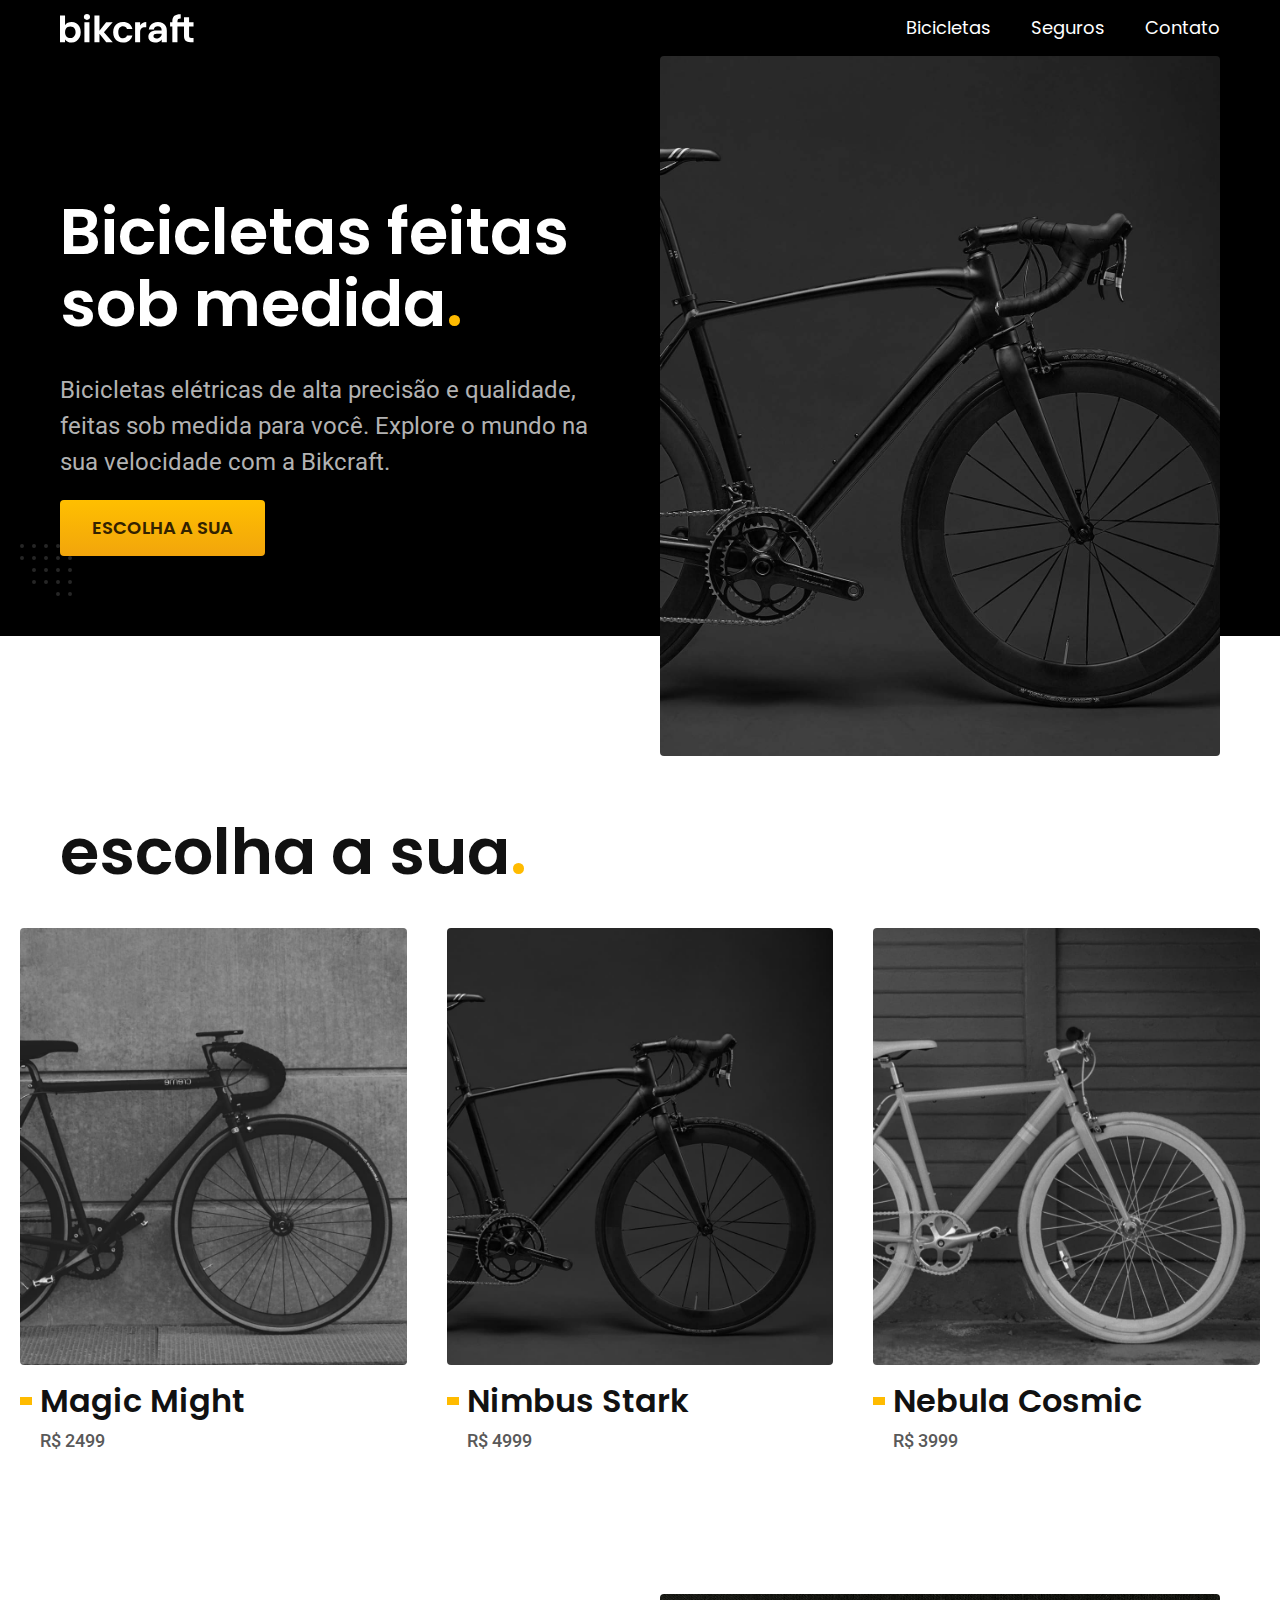
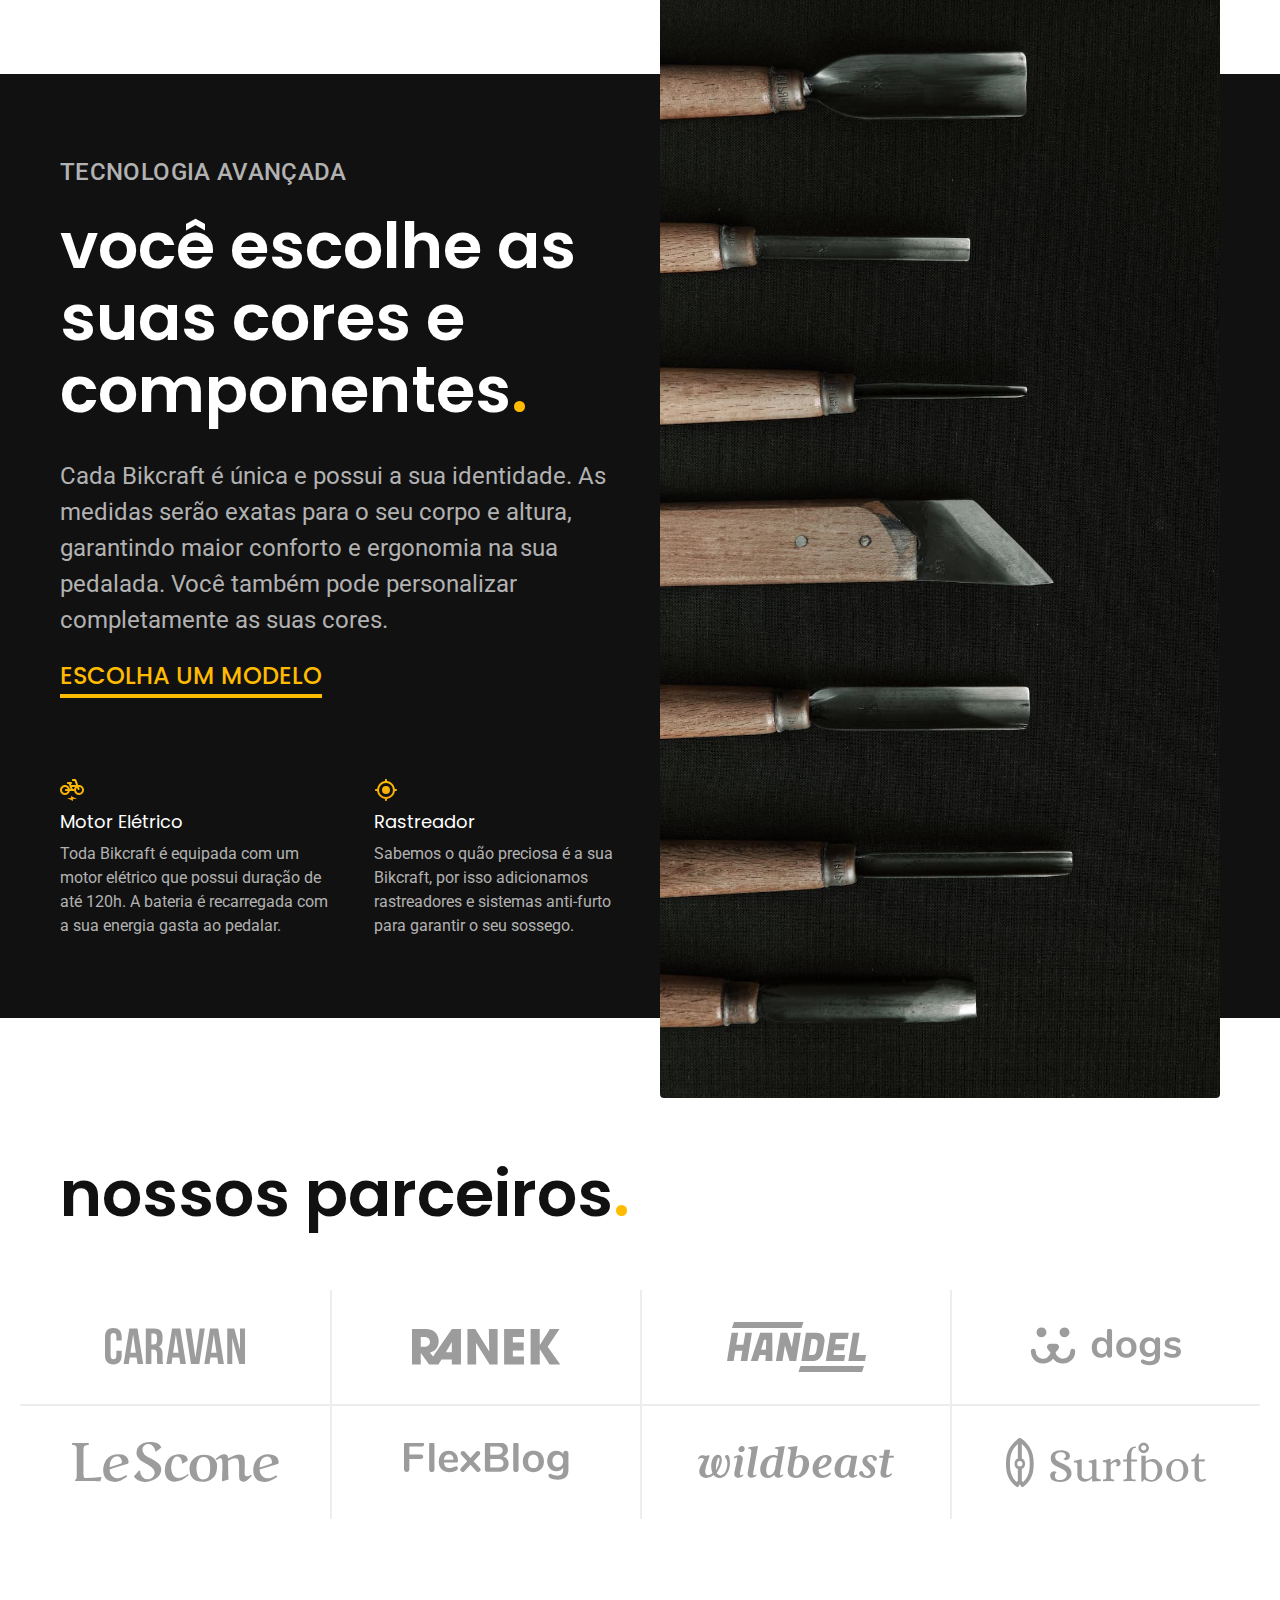
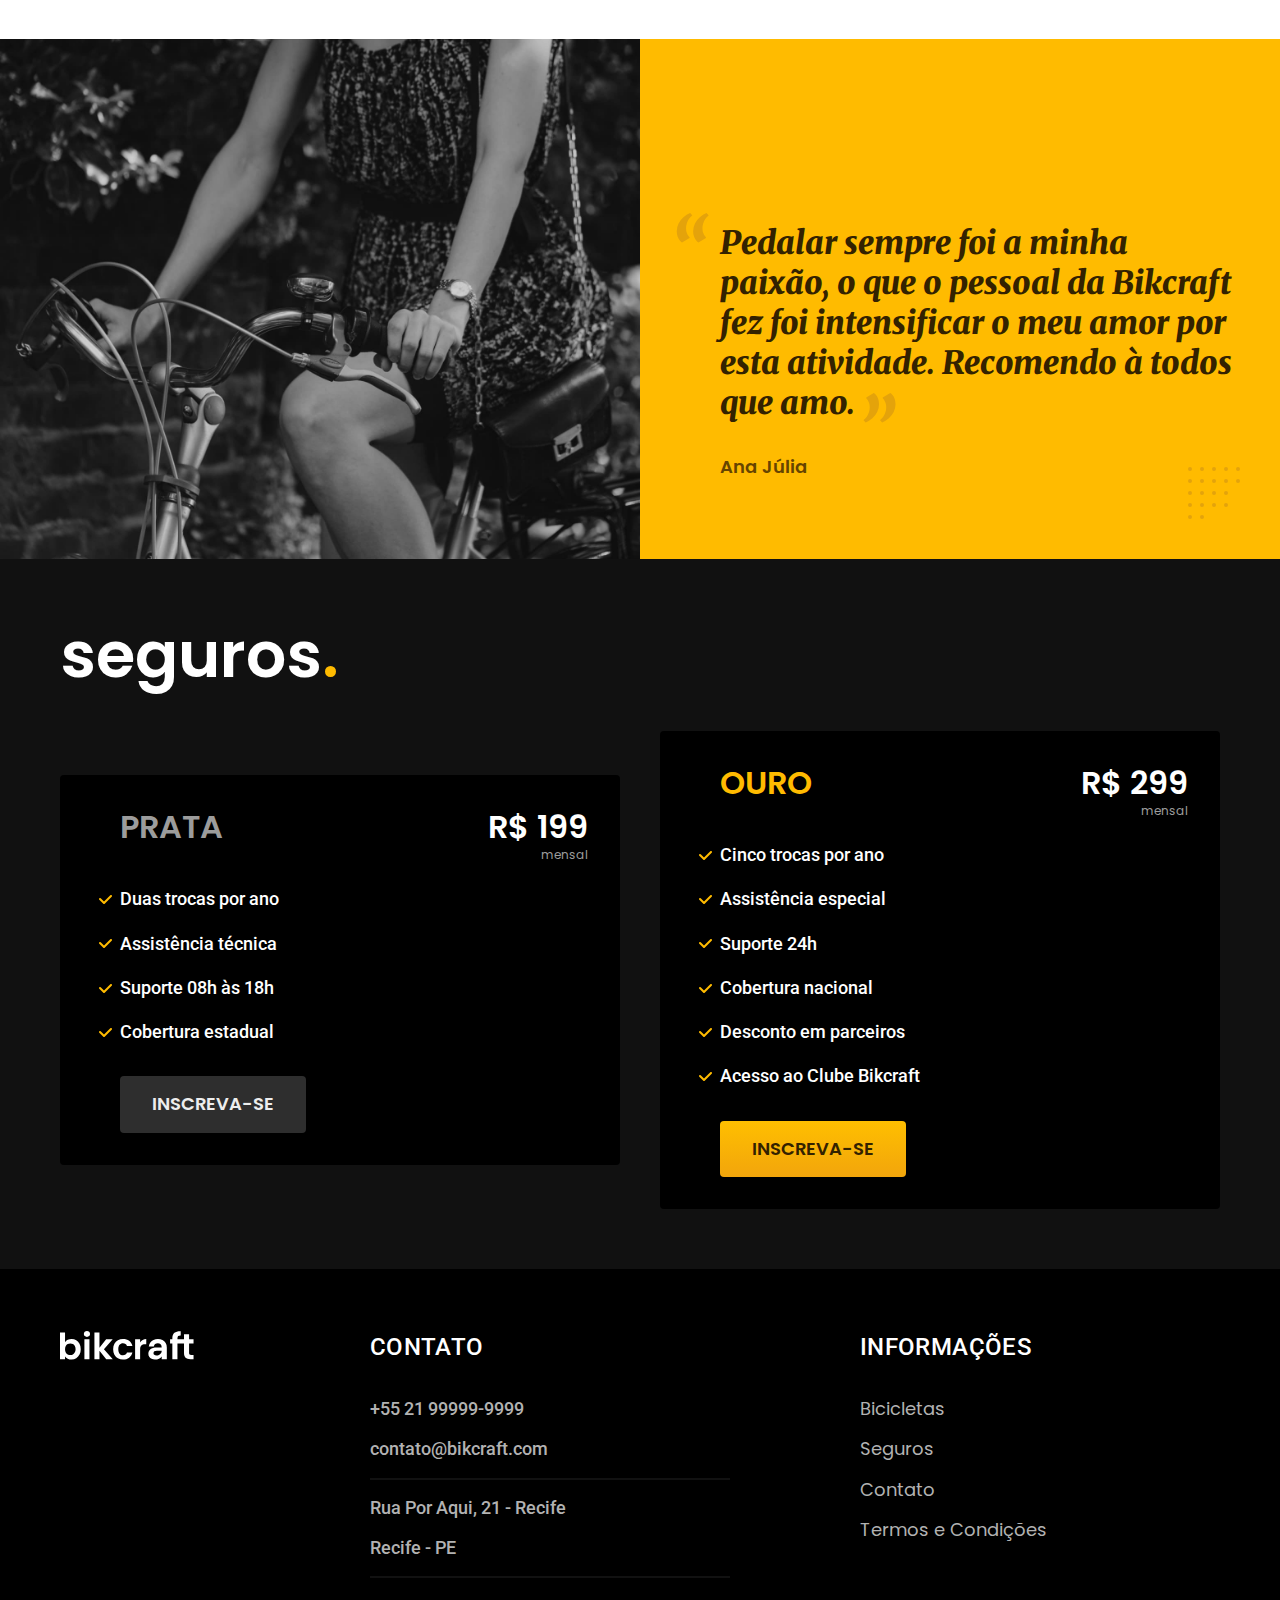
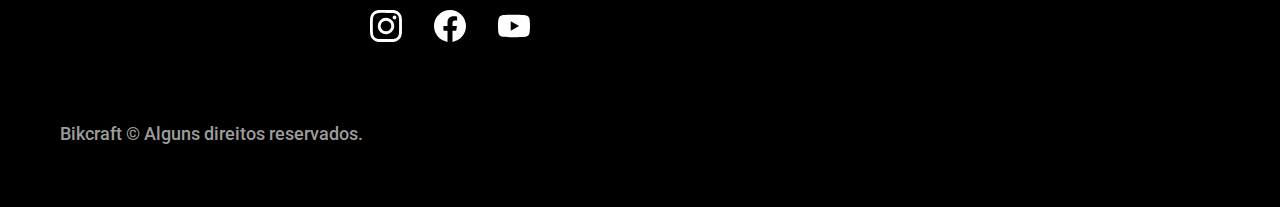
<file: index.html>
<!DOCTYPE html>
<html lang="pt-br">
  <head>
    <meta charset="UTF-8" />
    <meta name="viewport" content="width=device-width, initial-scale=1.0" />
    <title>Bikcraft - Bicicletas Elétricas</title>
    <meta
      name="description"
      content="Bicicletas elétricas de alta precisão e qualidade, feitas sob medida para o cliente. Explore o mundo na sua velocidade com a Bikcraft."
    />

    <link rel="icon" href="./favicon.svg" type="image/svg+xml" />
    <link rel="preload" href="./css/style.min.css" as="style" />
    <link rel="stylesheet" href="./css/style.min.css" />

    <link rel="preconnect" href="https://fonts.googleapis.com" />
    <link rel="preconnect" href="https://fonts.gstatic.com" crossorigin />
    <link
      href="https://fonts.googleapis.com/css2?family=Merriweather:ital,wght@1,900&family=Poppins:wght@400;600&family=Roboto:wght@400;500&display=swap"
      rel="stylesheet"
    />

    <script>
      document.documentElement.classList.add("js");
    </script>
  </head>

  <body>
    <header class="header-bg">
      <div class="header container">
        <a href="./">
          <img src="/img/bikcraft.svg" width="136" height="32" alt="Bikcraft" />
        </a>

        <nav aria-label="primaria">
          <ul class="header-menu font-1-m cor-0">
            <li><a href="./bicicletas.html">Bicicletas</a></li>
            <li><a href="./seguros.html">Seguros</a></li>
            <li><a href="./contato.html">Contato</a></li>
          </ul>
        </nav>
      </div>
    </header>

    <main class="intro-bg">
      <div class="intro container">
        <div class="intro-conteudo">
          <h1 class="font-1-xxl cor-0 fadeInDown" data-anime="200">
            Bicicletas feitas sob medida<span class="cor-p1">.</span>
          </h1>

          <p class="font-2-l cor-5 fadeInDown" data-anime="400">
            Bicicletas elétricas de alta precisão e qualidade, feitas sob medida
            para você. Explore o mundo na sua velocidade com a Bikcraft.
          </p>
          <a class="botao fadeInDown" data-anime="600" href="./bicicletas.html"
            >Escolha a sua</a
          >
        </div>

        <picture data-anime="800" class="fadeInDown">
          <source
            media="(max-width: 800px)"
            srcset="./img/bicicletas/nimbus.jpg"
          />
          <img
            src="./img/fotos/introducao.jpg"
            width="1280"
            height="1600"
            alt="Bicicleta elétrica preta."
          />
        </picture>
      </div>
    </main>

    <article class="bike-list">
      <h2 class="container font-1-xxl">
        escolha a sua<span class="cor-p1">.</span>
      </h2>

      <ul>
        <li>
          <a href="./bicicletas/magic.html">
            <img src="./img/bicicletas/magic-home.jpg" alt="Bicicleta preta" />
            <h3 class="font-1-xl">Magic Might</h3>
            <span class="font-2-m cor-8">R$ 2499</span>
          </a>
        </li>

        <li>
          <a href="./bicicletas/nimbus.html">
            <img src="./img/bicicletas/nimbus-home.jpg" alt="Bicicleta preta" />
            <h3 class="font-1-xl">Nimbus Stark</h3>
            <span class="font-2-m cor-8">R$ 4999</span>
          </a>
        </li>

        <li>
          <a href="./bicicletas/nebula.html">
            <img src="./img/bicicletas/nebula-home.jpg" alt="Bicicleta preta" />
            <h3 class="font-1-xl">Nebula Cosmic</h3>
            <span class="font-2-m cor-8">R$ 3999</span>
          </a>
        </li>
      </ul>
    </article>

    <article class="tech-bg">
      <div class="tech container">
        <div class="tech-content">
          <span class="font-2-l-b cor-5">Tecnologia avançada</span>
          <h2 class="font-1-xxl cor-0">
            você escolhe as suas cores e componentes<span class="cor-p1"
              >.</span
            >
          </h2>
          <p class="font-2-l cor-5">
            Cada Bikcraft é única e possui a sua identidade. As medidas serão
            exatas para o seu corpo e altura, garantindo maior conforto e
            ergonomia na sua pedalada. Você também pode personalizar
            completamente as suas cores.
          </p>
          <a class="link" href="./bicicletas.html">Escolha um modelo</a>

          <div class="tech-benefits">
            <div>
              <img
                src="./img/icones/eletrica.svg"
                width="24"
                height="24"
                alt=""
              />
              <h3 class="font-1-m cor-0">Motor Elétrico</h3>
              <p class="font-2-s cor-5">
                Toda Bikcraft é equipada com um motor elétrico que possui
                duração de até 120h. A bateria é recarregada com a sua energia
                gasta ao pedalar.
              </p>
            </div>

            <div>
              <img
                src="./img/icones/rastreador.svg"
                width="24"
                height="24"
                alt=""
              />
              <h3 class="font-1-m cor-0">Rastreador</h3>
              <p class="font-2-s cor-5">
                Sabemos o quão preciosa é a sua Bikcraft, por isso adicionamos
                rastreadores e sistemas anti-furto para garantir o seu sossego.
              </p>
            </div>
          </div>
        </div>

        <div class="tech-image">
          <img
            src="./img/fotos/tecnologia.jpg"
            width="1200"
            height="1920"
            alt=""
          />
        </div>
      </div>
    </article>

    <section class="partners" aria-label="Nossos Parceiros">
      <h2 class="container font-1-xxl">
        nossos parceiros<span class="cor-p1">.</span>
      </h2>

      <ul>
        <li><img src="/img/parceiros/caravan.svg" alt="caravan" /></li>
        <li><img src="/img/parceiros/ranek.svg" alt="ranek" /></li>
        <li><img src="/img/parceiros/handel.svg" alt="handel" /></li>
        <li><img src="/img/parceiros/dogs.svg" alt="dogs" /></li>
        <li><img src="/img/parceiros/lescone.svg" alt="lescone" /></li>
        <li><img src="/img/parceiros/flexblog.svg" alt="flexblog" /></li>
        <li><img src="/img/parceiros/wildbeast.svg" alt="wildbeast" /></li>
        <li><img src="/img/parceiros/surfbot.svg" alt="surfbot" /></li>
      </ul>
    </section>

    <section class="testimony" aria-label="Depoimento">
      <div>
        <img
          src="./img/fotos/depoimento.jpg"
          width="1560"
          height="1360"
          alt="Pessoa pedalando uma bicicleta Bikcraft"
        />
      </div>

      <div class="testimony-content">
        <blockquote class="font-1-xl cor-p5">
          <p>
            Pedalar sempre foi a minha paixão, o que o pessoal da Bikcraft fez
            foi intensificar o meu amor por esta atividade. Recomendo à todos
            que amo.
          </p>
        </blockquote>

        <span class="font-1-m-b cor-p4">Ana Júlia</span>
      </div>
    </section>

    <article class="insurance-bg">
      <div class="insurance container">
        <h2 class="font-1-xxl cor-0">seguros<span class="cor-p1">.</span></h2>

        <div class="insurance-item">
          <h3 class="font-1-xl cor-6">PRATA</h3>
          <span class="font-1-xl cor-0"
            >R$ 199 <span class="font-1-xs cor-6">mensal</span></span
          >

          <ul class="font-2-m cor-0">
            <li>Duas trocas por ano</li>
            <li>Assistência técnica</li>
            <li>Suporte 08h às 18h</li>
            <li>Cobertura estadual</li>
          </ul>

          <a class="botao secundario" href="./orcamento.html">Inscreva-se</a>
        </div>

        <div class="insurance-item">
          <h3 class="font-1-xl cor-p1">OURO</h3>
          <span class="font-1-xl cor-0"
            >R$ 299 <span class="font-1-xs cor-6">mensal</span></span
          >

          <ul class="font-2-m cor-0">
            <li>Cinco trocas por ano</li>
            <li>Assistência especial</li>
            <li>Suporte 24h</li>
            <li>Cobertura nacional</li>
            <li>Desconto em parceiros</li>
            <li>Acesso ao Clube Bikcraft</li>
          </ul>

          <a class="botao" href="./orcamento.html">Inscreva-se</a>
        </div>
      </div>
    </article>

    <footer class="footer-bg">
      <div class="footer container">
        <img src="./img/bikcraft.svg" width="136" height="32" alt="Bikcraft" />

        <div class="footer-contact">
          <h3 class="font-2-l-b cor-0">Contato</h3>
          <ul class="font-2-m cor-5">
            <li><a href="tel:+5521999999999"></a>+55 21 99999-9999</li>
            <li>
              <a href="mailto:contato@bikcraft.com"></a>contato@bikcraft.com
            </li>
            <li>Rua Por Aqui, 21 - Recife</li>
            <li>Recife - PE</li>
          </ul>

          <div class="footer-socials">
            <a href="./">
              <img
                src="./img/redes/instagram.svg"
                width="32"
                height="32"
                alt="instagram"
              />
            </a>
            <a href="./"
              ><img
                src="./img/redes/facebook.svg"
                width="32"
                height="32"
                alt="facebook"
            /></a>
            <a href="./"
              ><img
                src="./img/redes/youtube.svg"
                width="32"
                height="32"
                alt="youtube"
            /></a>
          </div>
        </div>

        <div class="footer-info">
          <h3 class="font-2-l-b cor-0">Informações</h3>

          <nav>
            <ul class="font-1-m cor-5">
              <li><a href="./bicicletas.html">Bicicletas</a></li>
              <li><a href="./seguros.html">Seguros</a></li>
              <li><a href="./contato.html">Contato</a></li>
              <li><a href="./termos.html">Termos e Condições</a></li>
            </ul>
          </nav>
        </div>

        <p class="footer-copy font-2-m cor-6">
          Bikcraft © Alguns direitos reservados.
        </p>
      </div>
    </footer>
    <script src="./js/plugins/simple-anime.js"></script>
    <script src="./js/script.js"></script>
  </body>
</html>
</file>
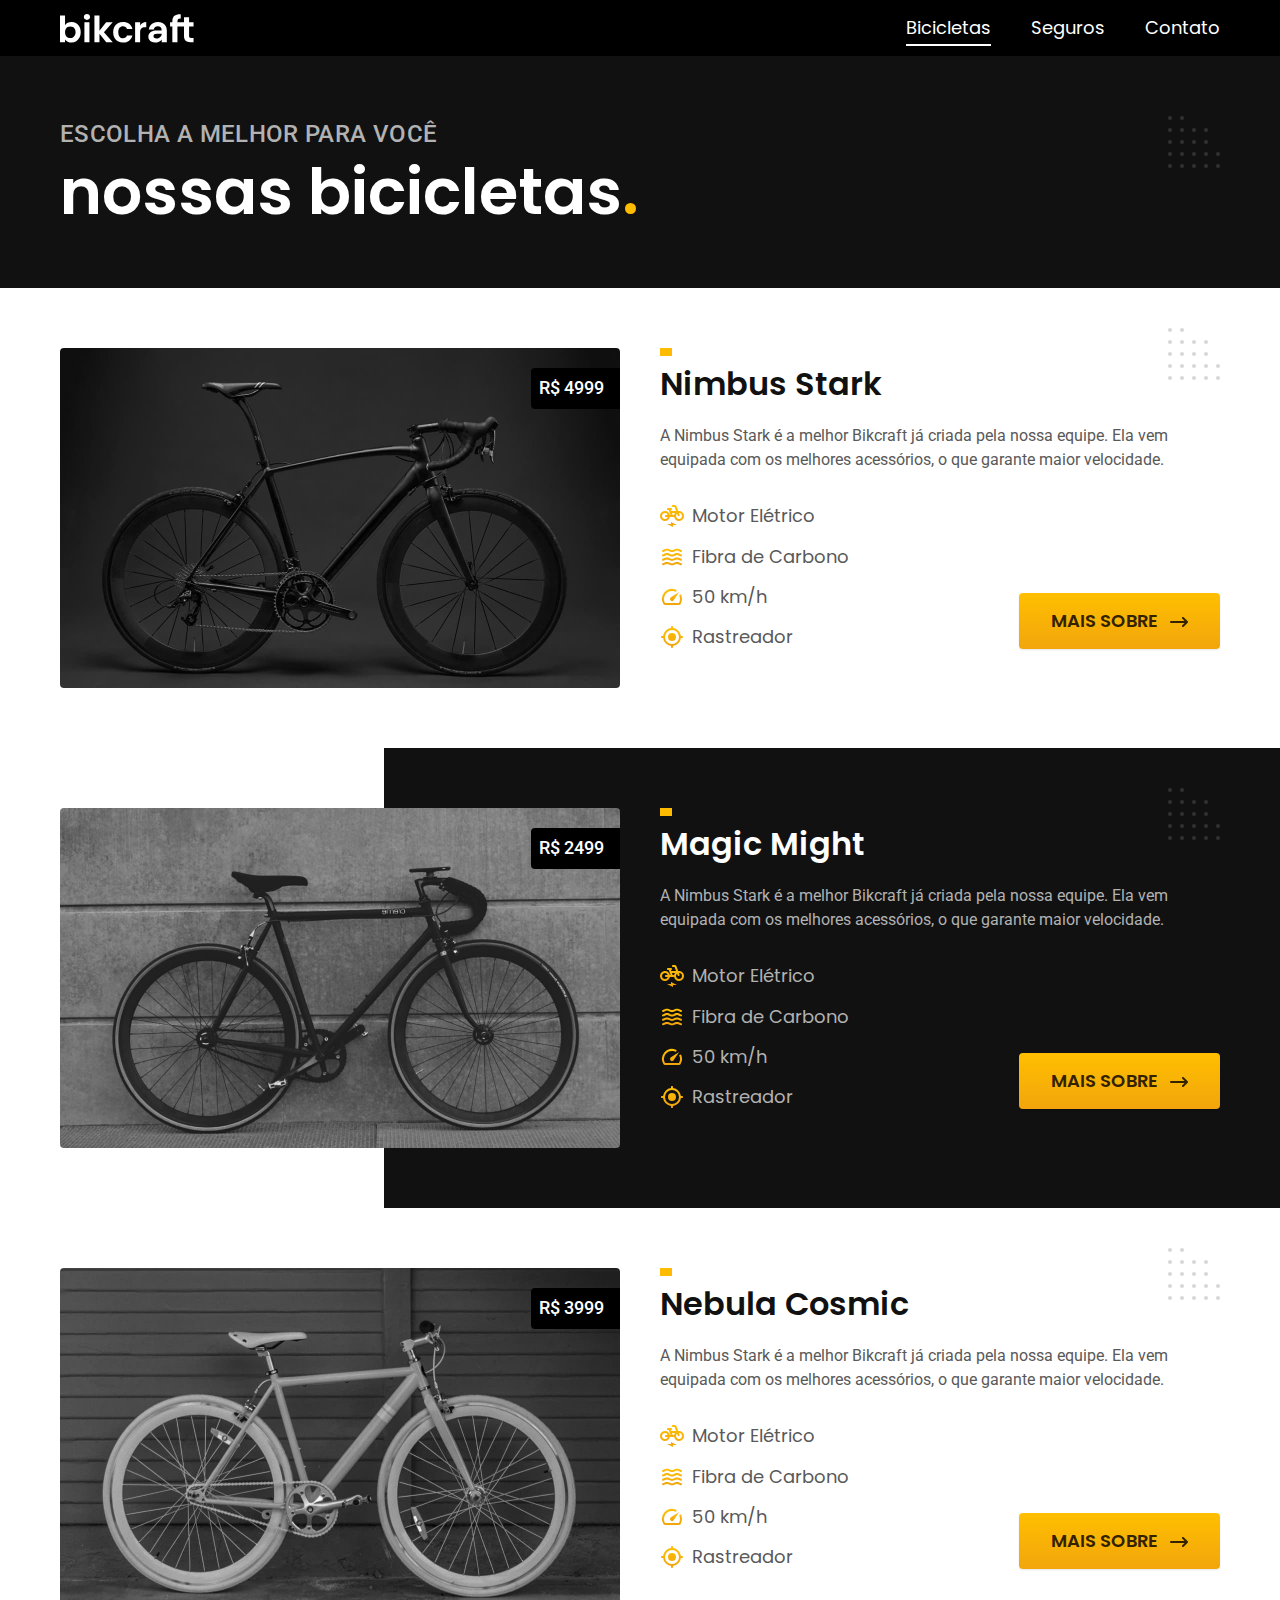
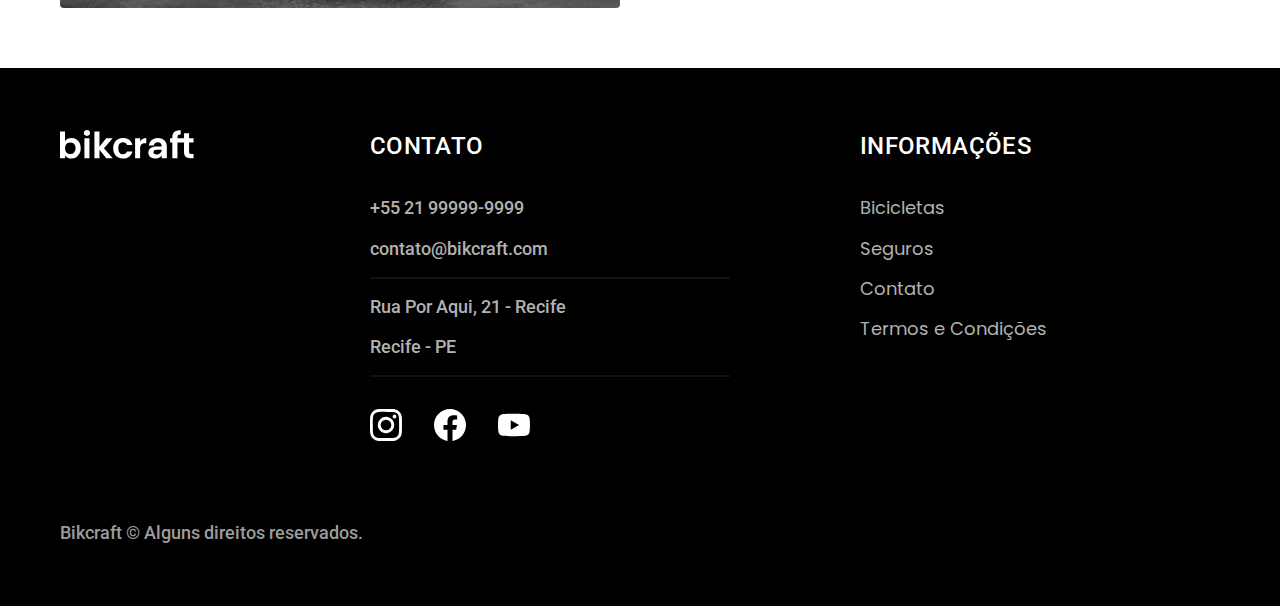
<file: bicicletas.html>
<!DOCTYPE html>
<html lang="pt-br">
  <head>
    <meta charset="UTF-8" />
    <meta name="viewport" content="width=device-width, initial-scale=1.0" />
    <title>Bicicletas | Bikcraft</title>
    <meta name="description" content="Nossas Bicicletas" />
    <link rel="icon" href="./favicon.svg" type="image/svg+xml" />
    <link rel="preload" href="./css/style.min.css" as="style" />
    <link rel="stylesheet" href="./css/style.min.css" />

    <link rel="preconnect" href="https://fonts.googleapis.com" />
    <link rel="preconnect" href="https://fonts.gstatic.com" crossorigin />
    <link
      href="https://fonts.googleapis.com/css2?family=Merriweather:ital,wght@1,900&family=Poppins:wght@400;600&family=Roboto:wght@400;500&display=swap"
      rel="stylesheet"
    />
    <script>
      document.documentElement.classList.add("js");
    </script>
  </head>

  <body id="bicicletas">
    <header class="header-bg">
      <div class="header container">
        <a href="./">
          <img src="/img/bikcraft.svg" alt="Bikcraft" />
        </a>

        <nav aria-label="primaria">
          <ul class="header-menu font-1-m cor-0">
            <li><a href="./bicicletas.html">Bicicletas</a></li>
            <li><a href="./seguros.html">Seguros</a></li>
            <li><a href="./contato.html">Contato</a></li>
          </ul>
        </nav>
      </div>
    </header>

    <main>
      <div class="titulo-bg">
        <div class="titulo container">
          <p class="font-2-l-b cor-5">Escolha a melhor para você</p>
          <h1 class="font-1-xxl cor-0">
            nossas bicicletas<span class="cor-p1">.</span>
          </h1>
        </div>
      </div>

      <div class="bicicletas container">
        <div class="bicicletas-img">
          <img src="./img/bicicletas/nimbus.jpg" alt="Bicicleta preta" />
          <span class="font-2-m cor-0">R$ 4999</span>
        </div>

        <div class="bicicletas-conteudo">
          <h2 class="font-1-xl">Nimbus Stark</h2>
          <p class="font-2-s cor-8">
            A Nimbus Stark é a melhor Bikcraft já criada pela nossa equipe. Ela
            vem equipada com os melhores acessórios, o que garante maior
            velocidade.
          </p>

          <ul class="font-1-m cor-8">
            <li>
              <img src="./img/icones/eletrica.svg" alt="" />
              Motor Elétrico
            </li>
            <li>
              <img src="./img/icones/carbono.svg" alt="" />
              Fibra de Carbono
            </li>
            <li>
              <img src="./img/icones/velocidade.svg" alt="" />
              50 km/h
            </li>
            <li>
              <img src="./img/icones/rastreador.svg" alt="" />
              Rastreador
            </li>
          </ul>

          <a class="botao seta" href="./bicicletas/nimbus.html">Mais Sobre</a>
        </div>
      </div>

      <div class="bicicletas-bg">
        <div class="bicicletas container">
          <div class="bicicletas-img">
            <img src="./img/bicicletas/magic.jpg" alt="Bicicleta preta" />
            <span class="font-2-m cor-0">R$ 2499</span>
          </div>

          <div class="bicicletas-conteudo">
            <h2 class="font-1-xl cor-0">Magic Might</h2>
            <p class="font-2-s cor-5">
              A Nimbus Stark é a melhor Bikcraft já criada pela nossa equipe.
              Ela vem equipada com os melhores acessórios, o que garante maior
              velocidade.
            </p>

            <ul class="font-1-m cor-5">
              <li>
                <img src="./img/icones/eletrica.svg" alt="" />
                Motor Elétrico
              </li>
              <li>
                <img src="./img/icones/carbono.svg" alt="" />
                Fibra de Carbono
              </li>
              <li>
                <img src="./img/icones/velocidade.svg" alt="" />
                50 km/h
              </li>
              <li>
                <img src="./img/icones/rastreador.svg" alt="" />
                Rastreador
              </li>
            </ul>

            <a class="botao seta" href="./bicicletas/magic.html">Mais Sobre</a>
          </div>
        </div>
      </div>

      <div class="bicicletas container">
        <div class="bicicletas-img">
          <img src="./img/bicicletas/nebula.jpg" alt="Bicicleta preta" />
          <span class="font-2-m cor-0">R$ 3999</span>
        </div>

        <div class="bicicletas-conteudo">
          <h2 class="font-1-xl">Nebula Cosmic</h2>
          <p class="font-2-s cor-8">
            A Nimbus Stark é a melhor Bikcraft já criada pela nossa equipe. Ela
            vem equipada com os melhores acessórios, o que garante maior
            velocidade.
          </p>

          <ul class="font-1-m cor-8">
            <li>
              <img src="./img/icones/eletrica.svg" alt="" />
              Motor Elétrico
            </li>
            <li>
              <img src="./img/icones/carbono.svg" alt="" />
              Fibra de Carbono
            </li>
            <li>
              <img src="./img/icones/velocidade.svg" alt="" />
              50 km/h
            </li>
            <li>
              <img src="./img/icones/rastreador.svg" alt="" />
              Rastreador
            </li>
          </ul>

          <a class="botao seta" href="./bicicletas/nebula.html">Mais Sobre</a>
        </div>
      </div>
    </main>

    <footer class="footer-bg">
      <div class="footer container">
        <img src="./img/bikcraft.svg" alt="Bikcraft" />

        <div class="footer-contact">
          <h3 class="font-2-l-b cor-0">Contato</h3>
          <ul class="font-2-m cor-5">
            <li><a href="tel:+5521999999999"></a>+55 21 99999-9999</li>
            <li>
              <a href="mailto:contato@bikcraft.com"></a>contato@bikcraft.com
            </li>
            <li>Rua Por Aqui, 21 - Recife</li>
            <li>Recife - PE</li>
          </ul>

          <div class="footer-socials">
            <a href="./">
              <img src="./img/redes/instagram.svg" alt="instagram" />
            </a>
            <a href="./"
              ><img src="./img/redes/facebook.svg" alt="facebook"
            /></a>
            <a href="./"><img src="./img/redes/youtube.svg" alt="youtube" /></a>
          </div>
        </div>

        <div class="footer-info">
          <h3 class="font-2-l-b cor-0">Informações</h3>

          <nav>
            <ul class="font-1-m cor-5">
              <li><a href="./bicicletas.html">Bicicletas</a></li>
              <li><a href="./seguros.html">Seguros</a></li>
              <li><a href="./contato.html">Contato</a></li>
              <li><a href="./termos.html">Termos e Condições</a></li>
            </ul>
          </nav>
        </div>

        <p class="footer-copy font-2-m cor-6">
          Bikcraft © Alguns direitos reservados.
        </p>
      </div>
    </footer>
    <script src="./js/script.js"></script>
  </body>
</html>
</file>
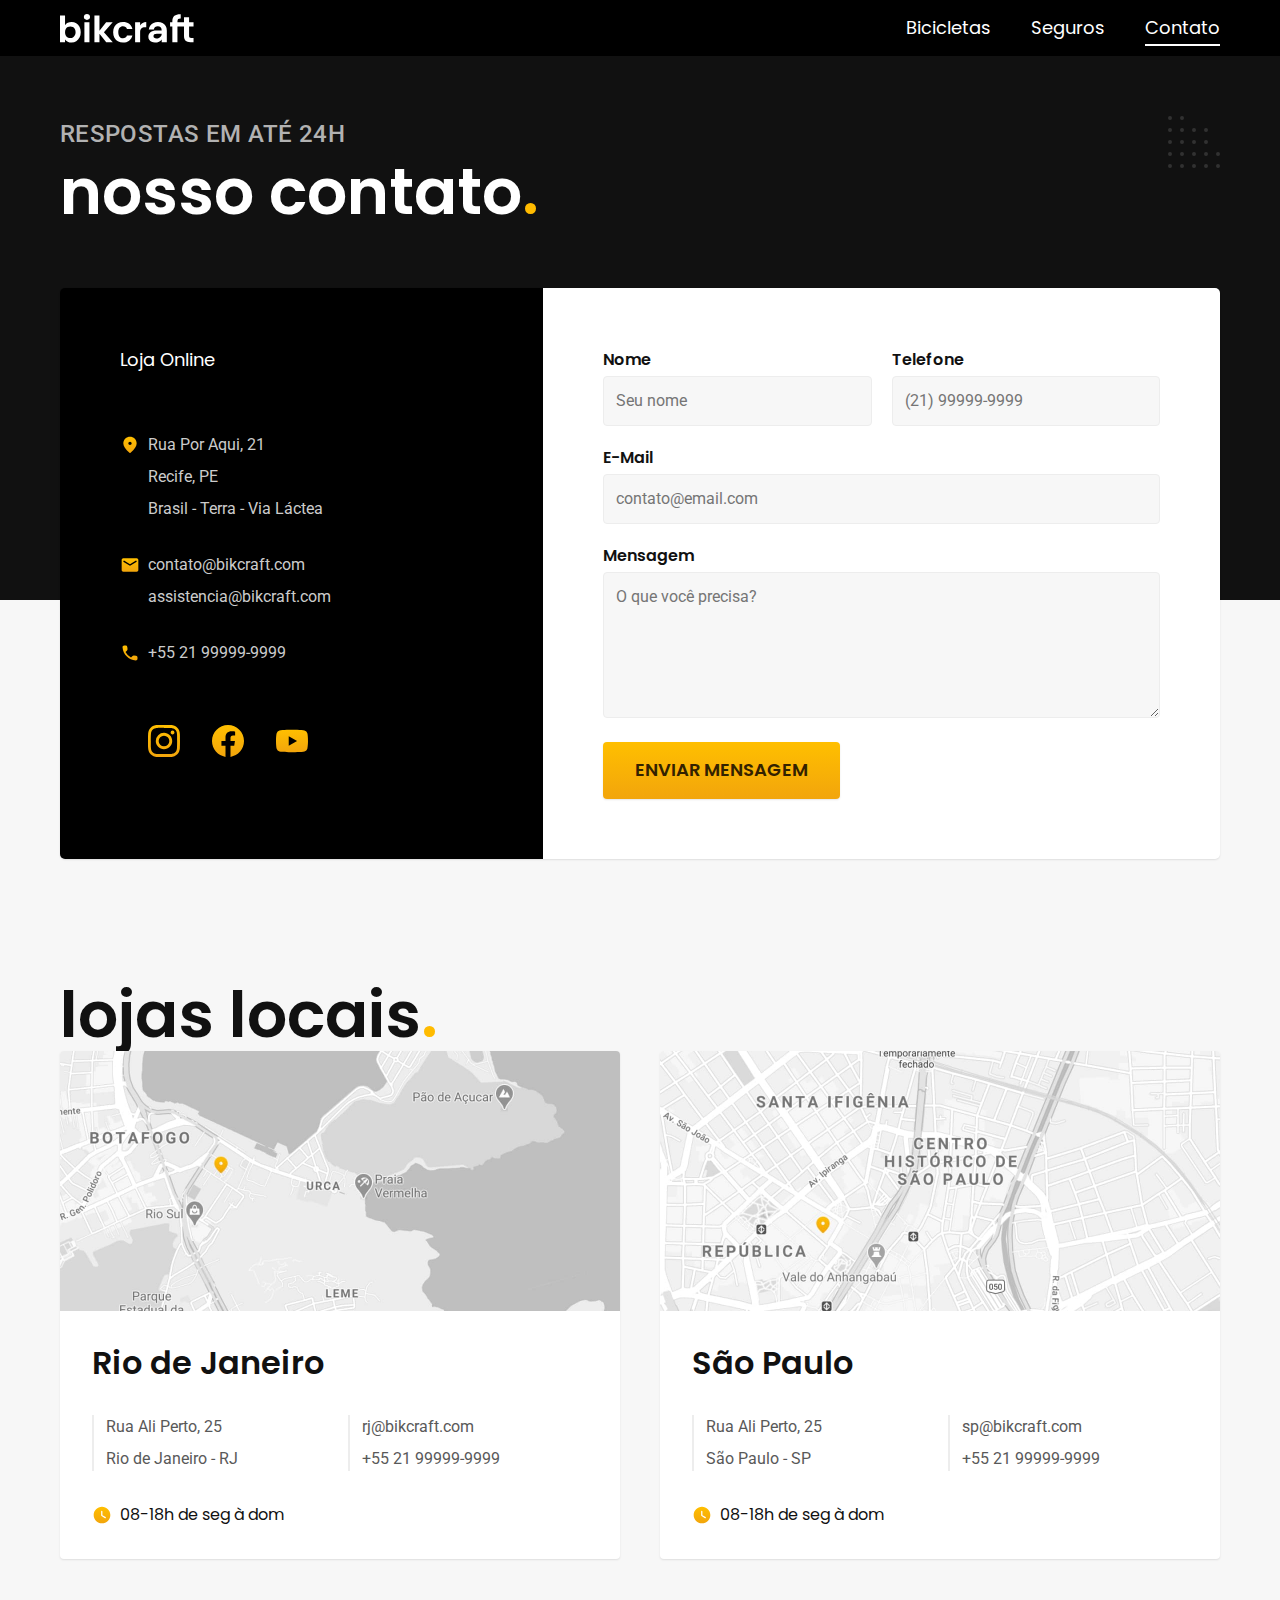
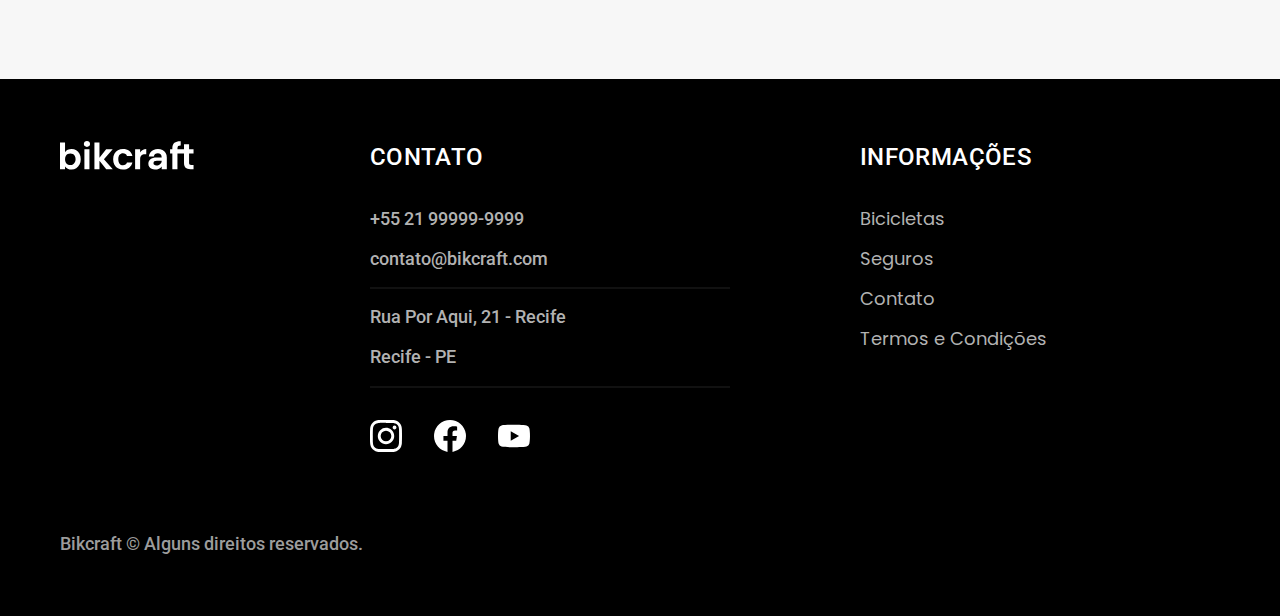
<file: contato.html>
<!DOCTYPE html>
<html lang="pt-br">
  <head>
    <meta charset="UTF-8" />
    <meta name="viewport" content="width=device-width, initial-scale=1.0" />
    <title>Contato | Bikcraft</title>
    <meta name="description" content="Contato" />
    <link rel="icon" href="./favicon.svg" type="image/svg+xml" />
    <link rel="preload" href="./css/style.min.css" as="style" />
    <link rel="stylesheet" href="./css/style.min.css" />

    <link rel="preconnect" href="https://fonts.googleapis.com" />
    <link rel="preconnect" href="https://fonts.gstatic.com" crossorigin />
    <link
      href="https://fonts.googleapis.com/css2?family=Merriweather:ital,wght@1,900&family=Poppins:wght@400;600&family=Roboto:wght@400;500&display=swap"
      rel="stylesheet"
    />
    <script>
      document.documentElement.classList.add("js");
    </script>
  </head>

  <body id="contato">
    <header class="header-bg">
      <div class="header container">
        <a href="./">
          <img src="/img/bikcraft.svg" alt="Bikcraft" />
        </a>

        <nav aria-label="primaria">
          <ul class="header-menu font-1-m cor-0">
            <li><a href="./bicicletas.html">Bicicletas</a></li>
            <li><a href="./seguros.html">Seguros</a></li>
            <li><a href="./contato.html">Contato</a></li>
          </ul>
        </nav>
      </div>
    </header>

    <main>
      <div class="titulo-bg">
        <div class="titulo container">
          <p class="font-2-l-b cor-5">Respostas em até 24h</p>
          <h1 class="font-1-xxl cor-0">
            nosso contato<span class="cor-p1">.</span>
          </h1>
        </div>
      </div>

      <div class="contact container">
        <section class="contact-data" aria-label="Endereço">
          <h2 class="font-1-m cor-0">Loja Online</h2>

          <div class="contact-address font-2-s cor-4">
            <p>Rua Por Aqui, 21</p>
            <p>Recife, PE</p>
            <p>Brasil - Terra - Via Láctea</p>
          </div>

          <address class="contact-means font-2-s cor-4">
            <a href="mailto:contato@bikcraft.com">contato@bikcraft.com</a>
            <a href="mailto:assistencia@bikcraft.com"
              >assistencia@bikcraft.com</a
            >
            <a href="tel:+5521999999999">+55 21 99999-9999</a>
          </address>

          <div class="contact-socials">
            <a href="./">
              <img src="./img/redes/instagram-p.svg" alt="instagram" />
            </a>
            <a href="./"
              ><img src="./img/redes/facebook-p.svg" alt="facebook"
            /></a>
            <a href="./"
              ><img src="./img/redes/youtube-p.svg" alt="youtube"
            /></a>
          </div>
        </section>

        <section class="contact-form" aria-label="Formulário">
          <form class="form" action="./contato.html">
            <div>
              <label for="nome">Nome</label>
              <input type="text" name="nome" id="nome" placeholder="Seu nome" />
            </div>

            <div>
              <label for="telefone">Telefone</label>
              <input
                type="text"
                name="telefone"
                id="telefone"
                placeholder="(21) 99999-9999"
              />
            </div>

            <div class="col-2">
              <label for="email">E-Mail</label>
              <input
                type="email"
                name="email"
                id="email"
                placeholder="contato@email.com"
              />
            </div>

            <div class="col-2">
              <label for="mensagem">Mensagem</label>
              <textarea
                rows="5"
                name="mensagem"
                id="mensagem"
                placeholder="O que você precisa?"
              ></textarea>
            </div>

            <button class="botao col-2">Enviar Mensagem</button>
          </form>
        </section>
      </div>
    </main>

    <article class="stores container">
      <h2 class="font-1-xxl">lojas locais<span class="cor-p1">.</span></h2>

      <div class="stores-item">
        <img
          src="./img/lojas/rj.jpg"
          alt="Mapa marcando o endereço em Rua Ali Perto, 25 - Rio de Janeiro - RJ"
        />

        <div class="stores-content">
          <h3 class="font-1-xl">Rio de Janeiro</h3>
          <div class="stores-data font-2-s cor-8">
            <p>Rua Ali Perto, 25</p>
            <p>Rio de Janeiro - RJ</p>
          </div>

          <div class="stores-data font-2-s cor-8">
            <a href="mailto:rj@bikcraft.com">rj@bikcraft.com</a>
            <a href="tel:+5521999999999">+55 21 99999-9999</a>
          </div>
          <p class="stores-time font-1-s">
            <img src="./img/icones/horario.svg" alt="" />08-18h de seg à dom
          </p>
        </div>
      </div>

      <div class="stores-item">
        <img
          src="./img/lojas/sp.jpg"
          alt="Mapa marcando o endereço em Rua Ali Perto, 25 - São Paulo - SP"
        />
        <div class="stores-content">
          <h3 class="font-1-xl">São Paulo</h3>
          <div class="stores-data font-2-s cor-8">
            <p>Rua Ali Perto, 25</p>
            <p>São Paulo - SP</p>
          </div>

          <div class="stores-data font-2-s cor-8">
            <a href="mailto:rj@bikcraft.com">sp@bikcraft.com</a>
            <a href="tel:+5521999999999">+55 21 99999-9999</a>
          </div>
          <p class="stores-time font-1-s">
            <img src="./img/icones/horario.svg" alt="" />08-18h de seg à dom
          </p>
        </div>
      </div>
    </article>

    <footer class="footer-bg">
      <div class="footer container">
        <img src="./img/bikcraft.svg" alt="Bikcraft" />

        <div class="footer-contact">
          <h3 class="font-2-l-b cor-0">Contato</h3>
          <ul class="font-2-m cor-5">
            <li><a href="tel:+5521999999999"></a>+55 21 99999-9999</li>
            <li>
              <a href="mailto:contato@bikcraft.com"></a>contato@bikcraft.com
            </li>
            <li>Rua Por Aqui, 21 - Recife</li>
            <li>Recife - PE</li>
          </ul>

          <div class="footer-socials">
            <a href="./">
              <img src="./img/redes/instagram.svg" alt="instagram" />
            </a>
            <a href="./"
              ><img src="./img/redes/facebook.svg" alt="facebook"
            /></a>
            <a href="./"><img src="./img/redes/youtube.svg" alt="youtube" /></a>
          </div>
        </div>

        <div class="footer-info">
          <h3 class="font-2-l-b cor-0">Informações</h3>

          <nav>
            <ul class="font-1-m cor-5">
              <li><a href="./bicicletas.html">Bicicletas</a></li>
              <li><a href="./seguros.html">Seguros</a></li>
              <li><a href="./contato.html">Contato</a></li>
              <li><a href="./termos.html">Termos e Condições</a></li>
            </ul>
          </nav>
        </div>

        <p class="footer-copy font-2-m cor-6">
          Bikcraft © Alguns direitos reservados.
        </p>
      </div>
    </footer>
    <script src="./js/script.js"></script>
  </body>
</html>
</file>
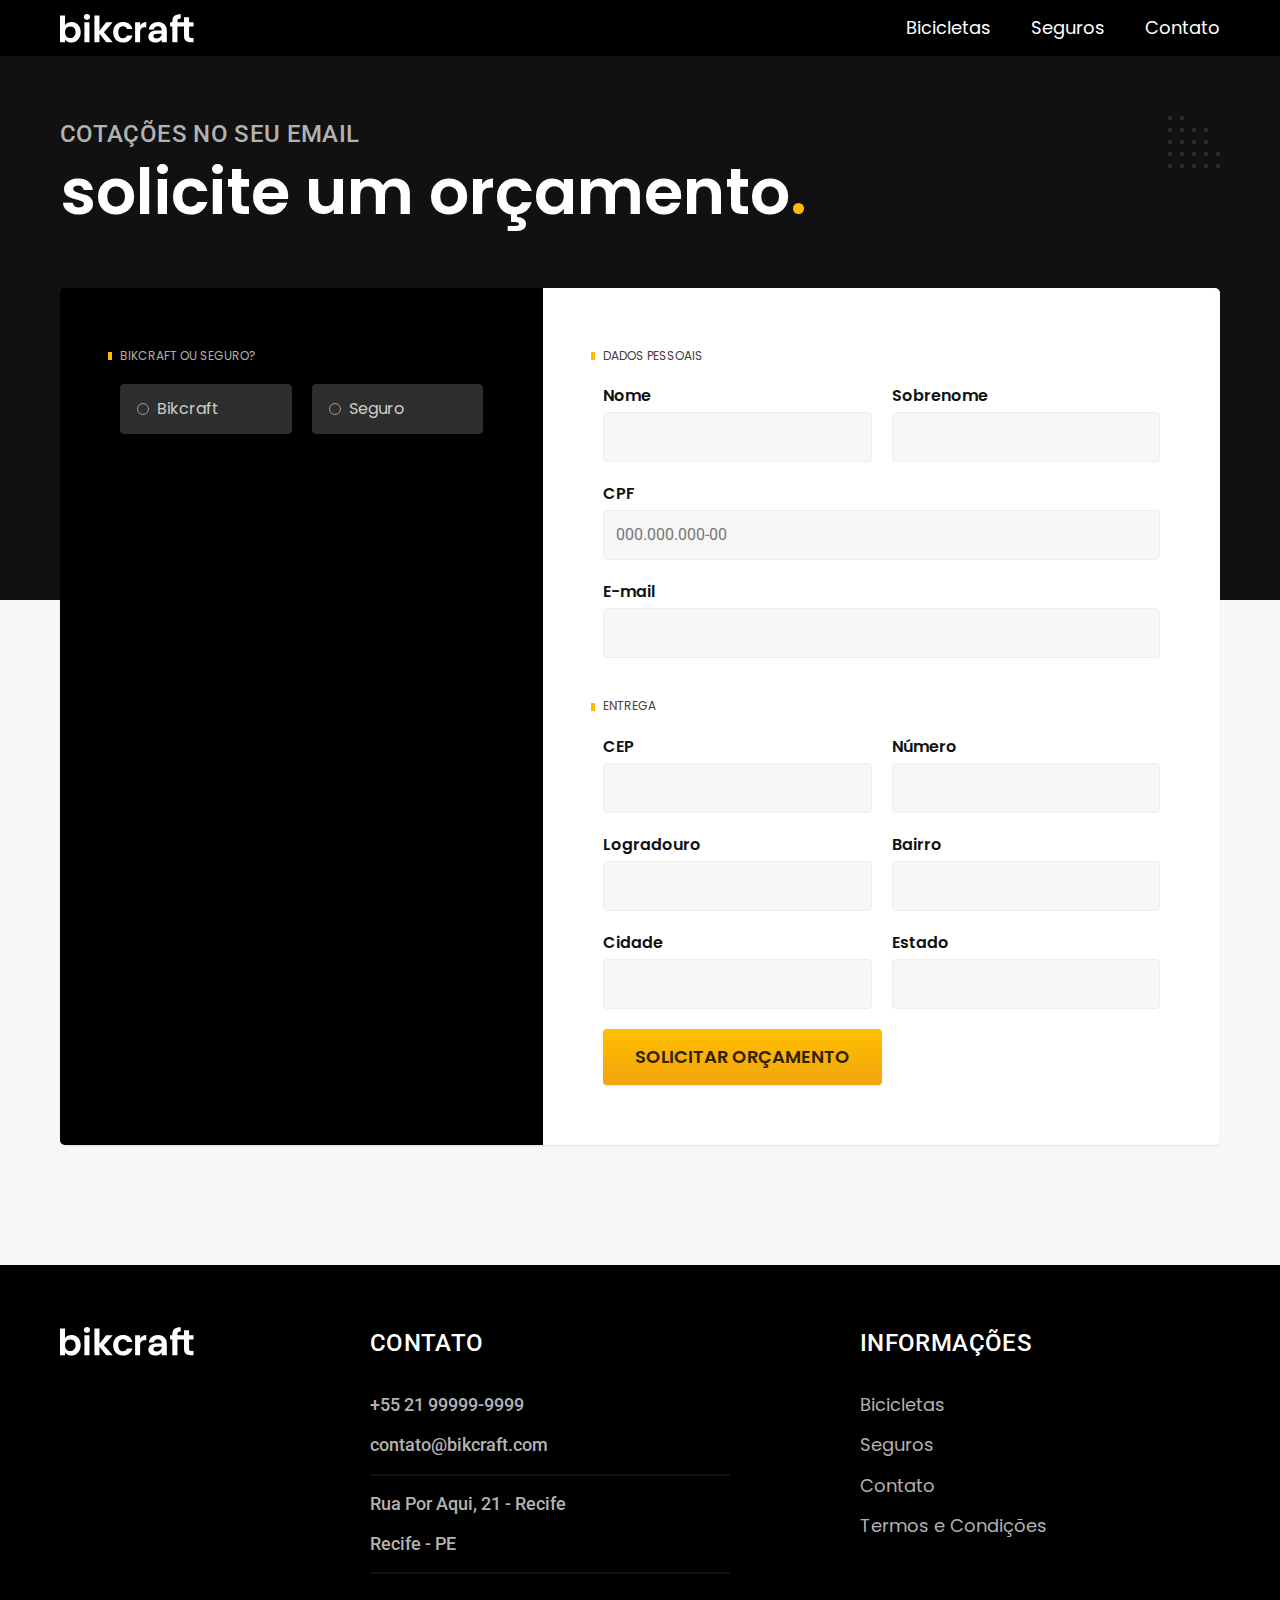
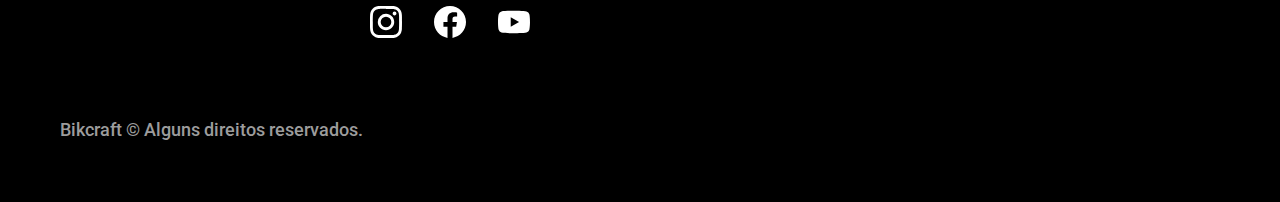
<file: orcamento.html>
<!DOCTYPE html>
<html lang="pt-br">
  <head>
    <meta charset="UTF-8" />
    <meta name="viewport" content="width=device-width, initial-scale=1.0" />
    <title>Orçamento | Bikcraft</title>
    <meta name="description" content="Orçamento." />
    <link rel="icon" href="./favicon.svg" type="image/svg+xml" />
    <link rel="preload" href="./css/style.min.css" as="style" />
    <link rel="stylesheet" href="./css/style.min.css" />

    <link rel="preconnect" href="https://fonts.googleapis.com" />
    <link rel="preconnect" href="https://fonts.gstatic.com" crossorigin />
    <link
      href="https://fonts.googleapis.com/css2?family=Merriweather:ital,wght@1,900&family=Poppins:wght@400;600&family=Roboto:wght@400;500&display=swap"
      rel="stylesheet"
    />
    <script>
      document.documentElement.classList.add("js");
    </script>
  </head>

  <body id="orcamento">
    <header class="header-bg">
      <div class="header container">
        <a href="./">
          <img src="/img/bikcraft.svg" alt="Bikcraft" />
        </a>

        <nav aria-label="primaria">
          <ul class="header-menu font-1-m cor-0">
            <li><a href="./bicicletas.html">Bicicletas</a></li>
            <li><a href="./seguros.html">Seguros</a></li>
            <li><a href="./contato.html">Contato</a></li>
          </ul>
        </nav>
      </div>
    </header>

    <main>
      <div class="titulo-bg">
        <div class="titulo container">
          <p class="font-2-l-b cor-5">Cotações no seu email</p>
          <h1 class="font-1-xxl cor-0">
            solicite um orçamento<span class="cor-p1">.</span>
          </h1>
        </div>
      </div>

      <form class="budget container" action="./">
        <div class="budget-product">
          <h2 class="font-1-xs cor-5">Bikcraft ou Seguro?</h2>

          <input type="radio" name="type" value="bikcraft" id="bikcraft" />
          <label for="bikcraft">Bikcraft</label>

          <input type="radio" name="type" value="seguro" id="seguro" />
          <label for="seguro">Seguro</label>

          <div class="budget-content" id="budget-bikcraft">
            <h2 class="font-1-xs cor-5">Escolha a sua</h2>

            <input type="radio" name="product" value="nimbus" id="nimbus" />
            <label for="nimbus">Nimbus Stark <span>R$ 4999</span></label>
            <div class="budget-details">
              <ul class="font-1-xs cor-8">
                <li>
                  <img src="./img/icones/eletrica.svg" alt="" />Motor Elétrico
                </li>
                <li>
                  <img src="./img/icones/carbono.svg" alt="" />Fibra de Carbono
                </li>
                <li><img src="./img/icones/velocidade.svg" alt="" />50 km/h</li>
                <li>
                  <img src="./img/icones/rastreador.svg" alt="" />Rastreador
                </li>
              </ul>

              <img src="./img/bicicletas/nimbus.jpg" alt="Bicicleta Preta" />
            </div>

            <input type="radio" name="product" value="magic" id="magic" />
            <label for="magic">Magic Might <span>R$ 2499</span></label>
            <div class="budget-details">
              <ul class="font-1-xs cor-8">
                <li>
                  <img src="./img/icones/eletrica.svg" alt="" />Motor Elétrico
                </li>
                <li>
                  <img src="./img/icones/carbono.svg" alt="" />Fibra de Carbono
                </li>
                <li><img src="./img/icones/velocidade.svg" alt="" />45 km/h</li>
                <li>
                  <img src="./img/icones/rastreador.svg" alt="" />Rastreador
                </li>
              </ul>

              <img src="./img/bicicletas/magic.jpg" alt="Bicicleta Preta" />
            </div>

            <input type="radio" name="product" value="nebula" id="nebula" />
            <label for="nebula">Nebula Cosmic <span>R$ 3999</span></label>
            <div class="budget-details">
              <ul class="font-1-xs cor-8">
                <li>
                  <img src="./img/icones/eletrica.svg" alt="" />Motor Elétrico
                </li>
                <li>
                  <img src="./img/icones/carbono.svg" alt="" />Fibra de Carbono
                </li>
                <li><img src="./img/icones/velocidade.svg" alt="" />40 km/h</li>
                <li>
                  <img src="./img/icones/rastreador.svg" alt="" />Rastreador
                </li>
              </ul>

              <img src="./img/bicicletas/magic.jpg" alt="Bicicleta Branca" />
            </div>
          </div>

          <div class="budget-content" id="budget-insurance">
            <h2 class="font-1-xs cor-5">Escolha o plano</h2>

            <input type="radio" name="product" value="prata" id="prata" />
            <label for="prata">Prata <span>R$ 199</span></label>

            <input type="radio" name="product" value="ouro" id="ouro" />
            <label for="ouro">Ouro <span>R$ 299</span></label>
          </div>
        </div>

        <div class="budget-data form">
          <h2 class="font-1-xs cor-9 col-2">dados pessoais</h2>
          <div>
            <label for="nome">Nome</label>
            <input type="text" name="nome" id="nome" />
          </div>

          <div>
            <label for="sobrenome">Sobrenome</label>
            <input type="text" name="sobrenome" id="sobrenome" />
          </div>

          <div class="col-2">
            <label for="cpf">CPF</label>
            <input
              type="text"
              name="cpf"
              id="cpf"
              placeholder="000.000.000-00"
            />
          </div>

          <div class="col-2">
            <label for="email">E-mail</label>
            <input type="email" name="email" id="email" />
          </div>

          <h2 class="font-1-xs cor-9 col-2">entrega</h2>

          <div>
            <label for="cep">CEP</label>
            <input type="text" name="cep" id="cep" />
          </div>

          <div>
            <label for="numero">Número</label>
            <input type="text" name="numero" id="numero" />
          </div>

          <div>
            <label for="logradouro">Logradouro</label>
            <input type="text" name="logradouro" id="logradouro" />
          </div>

          <div>
            <label for="bairro">Bairro</label>
            <input type="text" name="bairro" id="bairro" />
          </div>

          <div>
            <label for="cidade">Cidade</label>
            <input type="text" name="cidade" id="cidade" />
          </div>

          <div>
            <label for="estado">Estado</label>
            <input type="text" name="estado" id="estado" />
          </div>

          <button class="botao col-2">Solicitar Orçamento</button>
        </div>
      </form>
    </main>

    <footer class="footer-bg">
      <div class="footer container">
        <img src="./img/bikcraft.svg" alt="Bikcraft" />

        <div class="footer-contact">
          <h3 class="font-2-l-b cor-0">Contato</h3>
          <ul class="font-2-m cor-5">
            <li><a href="tel:+5521999999999"></a>+55 21 99999-9999</li>
            <li>
              <a href="mailto:contato@bikcraft.com"></a>contato@bikcraft.com
            </li>
            <li>Rua Por Aqui, 21 - Recife</li>
            <li>Recife - PE</li>
          </ul>

          <div class="footer-socials">
            <a href="./">
              <img src="./img/redes/instagram.svg" alt="instagram" />
            </a>
            <a href="./"
              ><img src="./img/redes/facebook.svg" alt="facebook"
            /></a>
            <a href="./"><img src="./img/redes/youtube.svg" alt="youtube" /></a>
          </div>
        </div>

        <div class="footer-info">
          <h3 class="font-2-l-b cor-0">Informações</h3>

          <nav>
            <ul class="font-1-m cor-5">
              <li><a href="./bicicletas.html">Bicicletas</a></li>
              <li><a href="./seguros.html">Seguros</a></li>
              <li><a href="./contato.html">Contato</a></li>
              <li><a href="./termos.html">Termos e Condições</a></li>
            </ul>
          </nav>
        </div>

        <p class="footer-copy font-2-m cor-6">
          Bikcraft © Alguns direitos reservados.
        </p>
      </div>
    </footer>
    <script src="./js/script.js"></script>
  </body>
</html>
</file>
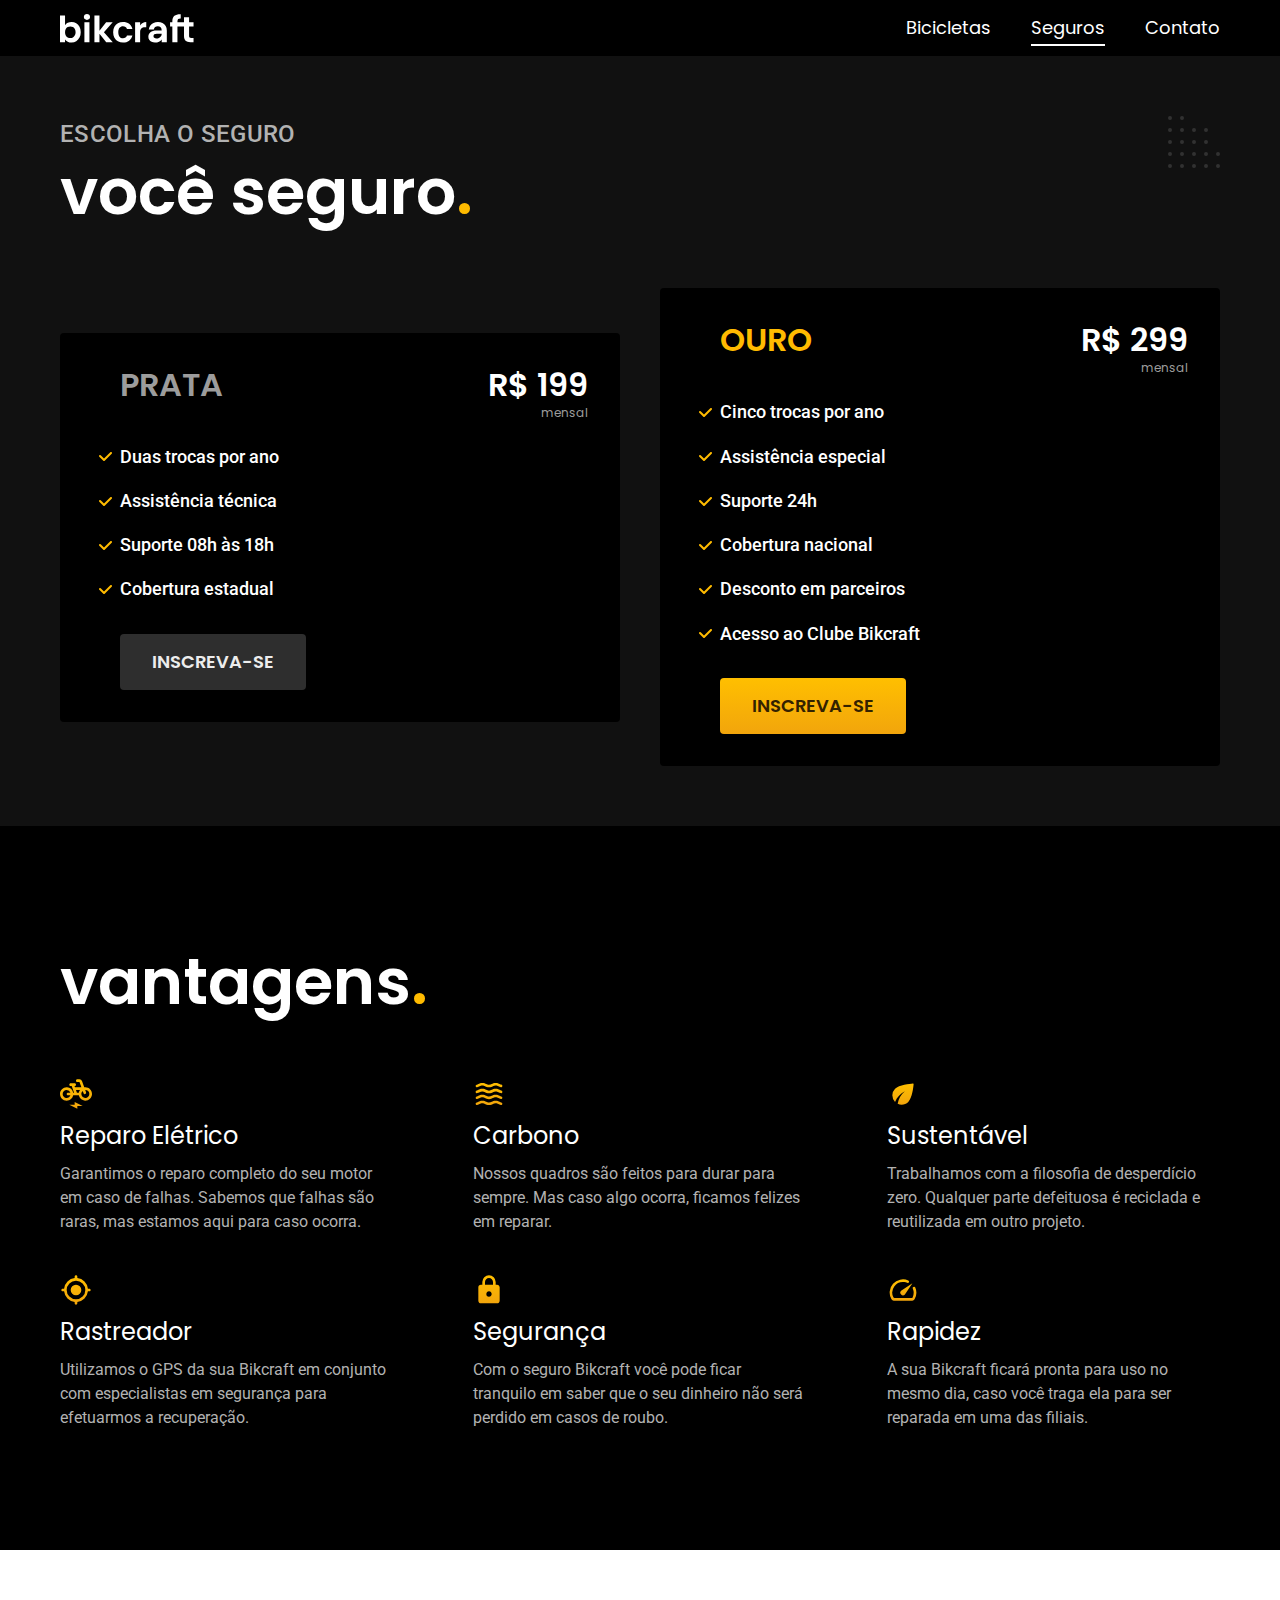
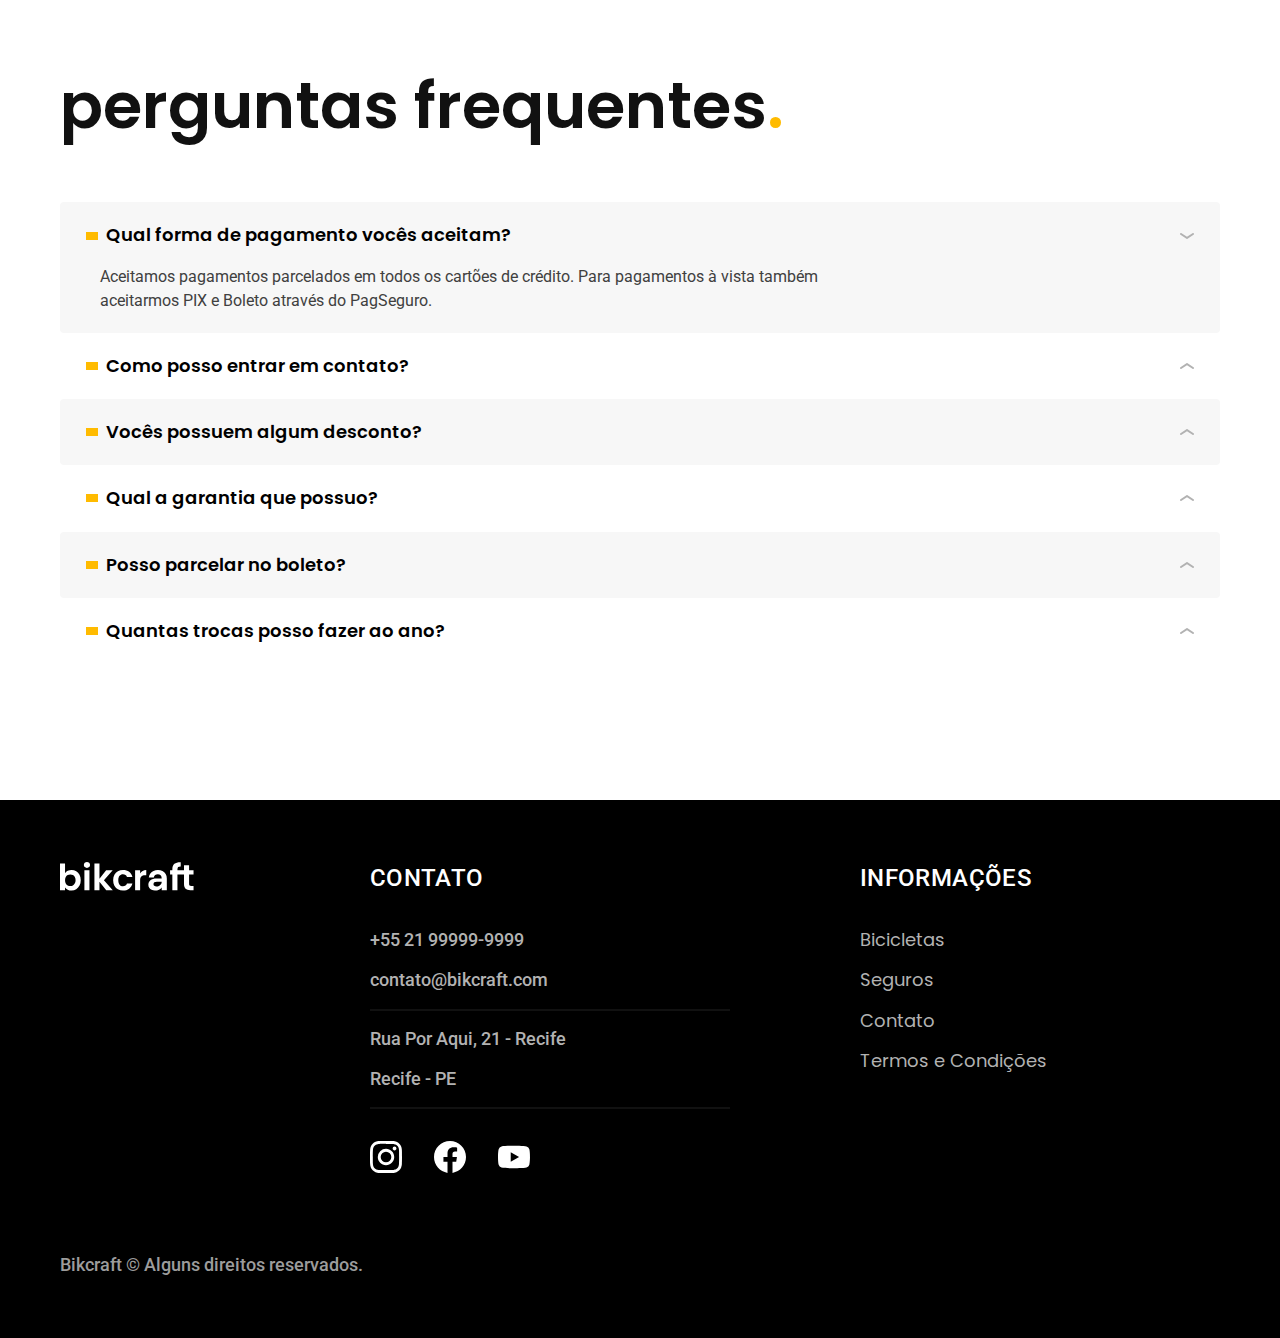
<file: seguros.html>
<!DOCTYPE html>
<html lang="pt-br">
  <head>
    <meta charset="UTF-8" />
    <meta name="viewport" content="width=device-width, initial-scale=1.0" />
    <title>Seguros | Bikcraft</title>
    <meta name="description" content="Escolha o seu seguro" />
    <link rel="icon" href="./favicon.svg" type="image/svg+xml" />
    <link rel="preload" href="./css/style.min.css" as="style" />
    <link rel="stylesheet" href="./css/style.min.css" />

    <link rel="preconnect" href="https://fonts.googleapis.com" />
    <link rel="preconnect" href="https://fonts.gstatic.com" crossorigin />
    <link
      href="https://fonts.googleapis.com/css2?family=Merriweather:ital,wght@1,900&family=Poppins:wght@400;600&family=Roboto:wght@400;500&display=swap"
      rel="stylesheet"
    />
    <script>
      document.documentElement.classList.add("js");
    </script>
  </head>

  <body id="insurance">
    <header class="header-bg">
      <div class="header container">
        <a href="./">
          <img src="/img/bikcraft.svg" alt="Bikcraft" />
        </a>

        <nav aria-label="primaria">
          <ul class="header-menu font-1-m cor-0">
            <li><a href="./bicicletas.html">Bicicletas</a></li>
            <li><a href="./seguros.html">Seguros</a></li>
            <li><a href="./contato.html">Contato</a></li>
          </ul>
        </nav>
      </div>
    </header>

    <main class="insurance-bg">
      <div class="titulo-bg">
        <div class="titulo container">
          <p class="font-2-l-b cor-5">Escolha o seguro</p>
          <h1 class="font-1-xxl cor-0">
            você seguro<span class="cor-p1">.</span>
          </h1>
        </div>
      </div>

      <div class="insurance container">
        <div class="insurance-item fadeInLeft" data-anime="200">
          <h3 class="font-1-xl cor-6">PRATA</h3>
          <span class="font-1-xl cor-0"
            >R$ 199 <span class="font-1-xs cor-6">mensal</span></span
          >

          <ul class="font-2-m cor-0">
            <li>Duas trocas por ano</li>
            <li>Assistência técnica</li>
            <li>Suporte 08h às 18h</li>
            <li>Cobertura estadual</li>
          </ul>

          <a
            class="botao secundario"
            href="./orcamento.html?type=seguro&product=prata"
            >Inscreva-se</a
          >
        </div>

        <div class="insurance-item fadeInRight" data-anime="400">
          <h3 class="font-1-xl cor-p1">OURO</h3>
          <span class="font-1-xl cor-0"
            >R$ 299 <span class="font-1-xs cor-6">mensal</span></span
          >

          <ul class="font-2-m cor-0">
            <li>Cinco trocas por ano</li>
            <li>Assistência especial</li>
            <li>Suporte 24h</li>
            <li>Cobertura nacional</li>
            <li>Desconto em parceiros</li>
            <li>Acesso ao Clube Bikcraft</li>
          </ul>

          <a class="botao" href="./orcamento.html?type=seguro&product=ouro"
            >Inscreva-se</a
          >
        </div>
      </div>
    </main>

    <article class="pros-bg">
      <div class="pros container">
        <h2 class="font-1-xxl cor-0">vantagens<span class="cor-p1">.</span></h2>

        <ul>
          <li>
            <img src="./img/icones/eletrica.svg" alt="" />
            <h3 class="font-1-l cor-0">Reparo Elétrico</h3>
            <p class="font-2-s cor-5">
              Garantimos o reparo completo do seu motor em caso de falhas.
              Sabemos que falhas são raras, mas estamos aqui para caso ocorra.
            </p>
          </li>

          <li>
            <img src="./img/icones/carbono.svg" alt="" />
            <h3 class="font-1-l cor-0">Carbono</h3>
            <p class="font-2-s cor-5">
              Nossos quadros são feitos para durar para sempre. Mas caso algo
              ocorra, ficamos felizes em reparar.
            </p>
          </li>

          <li>
            <img src="./img/icones/sustentavel.svg" alt="" />
            <h3 class="font-1-l cor-0">Sustentável</h3>
            <p class="font-2-s cor-5">
              Trabalhamos com a filosofia de desperdício zero. Qualquer parte
              defeituosa é reciclada e reutilizada em outro projeto.
            </p>
          </li>

          <li>
            <img src="./img/icones/rastreador.svg" alt="" />
            <h3 class="font-1-l cor-0">Rastreador</h3>
            <p class="font-2-s cor-5">
              Utilizamos o GPS da sua Bikcraft em conjunto com especialistas em
              segurança para efetuarmos a recuperação.
            </p>
          </li>

          <li>
            <img src="./img/icones/seguro.svg" alt="" />
            <h3 class="font-1-l cor-0">Segurança</h3>
            <p class="font-2-s cor-5">
              Com o seguro Bikcraft você pode ficar tranquilo em saber que o seu
              dinheiro não será perdido em casos de roubo.
            </p>
          </li>

          <li>
            <img src="./img/icones/velocidade.svg" alt="" />
            <h3 class="font-1-l cor-0">Rapidez</h3>
            <p class="font-2-s cor-5">
              A sua Bikcraft ficará pronta para uso no mesmo dia, caso você
              traga ela para ser reparada em uma das filiais.
            </p>
          </li>
        </ul>
      </div>
    </article>

    <article class="questions container">
      <h2 class="font-1-xxl">
        perguntas frequentes<span class="cor-p1">.</span>
      </h2>

      <dl>
        <div>
          <dt>
            <button
              class="font-1-m-b"
              aria-controls="question1"
              aria-expanded="true"
            >
              Qual forma de pagamento vocês aceitam?
            </button>
          </dt>
          <dd id="question1" class="font-2-s cor-9 active">
            Aceitamos pagamentos parcelados em todos os cartões de crédito. Para
            pagamentos à vista também aceitarmos PIX e Boleto através do
            PagSeguro.
          </dd>
        </div>

        <div>
          <dt>
            <button
              class="font-1-m-b"
              aria-controls="question2"
              aria-expanded="false"
            >
              Como posso entrar em contato?
            </button>
          </dt>
          <dd id="question2" class="font-2-s cor-9">
            Aceitamos pagamentos parcelados em todos os cartões de crédito. Para
            pagamentos à vista também aceitarmos PIX e Boleto através do
            PagSeguro.
          </dd>
        </div>

        <div>
          <dt>
            <button
              class="font-1-m-b"
              aria-controls="question3"
              aria-expanded="false"
            >
              Vocês possuem algum desconto?
            </button>
          </dt>
          <dd id="question3" class="font-2-s cor-9">
            Aceitamos pagamentos parcelados em todos os cartões de crédito. Para
            pagamentos à vista também aceitarmos PIX e Boleto através do
            PagSeguro.
          </dd>
        </div>

        <div>
          <dt>
            <button
              class="font-1-m-b"
              aria-controls="question4"
              aria-expanded="false"
            >
              Qual a garantia que possuo?
            </button>
          </dt>
          <dd id="question4" class="font-2-s cor-9">
            Aceitamos pagamentos parcelados em todos os cartões de crédito. Para
            pagamentos à vista também aceitarmos PIX e Boleto através do
            PagSeguro.
          </dd>
        </div>

        <div>
          <dt>
            <button
              class="font-1-m-b"
              aria-controls="question5"
              aria-expanded="false"
            >
              Posso parcelar no boleto?
            </button>
          </dt>
          <dd id="question5" class="font-2-s cor-9">
            Aceitamos pagamentos parcelados em todos os cartões de crédito. Para
            pagamentos à vista também aceitarmos PIX e Boleto através do
            PagSeguro.
          </dd>
        </div>

        <div>
          <dt>
            <button
              class="font-1-m-b"
              aria-controls="question6"
              aria-expanded="false"
            >
              Quantas trocas posso fazer ao ano?
            </button>
          </dt>
          <dd id="question6" class="font-2-s cor-9">
            Aceitamos pagamentos parcelados em todos os cartões de crédito. Para
            pagamentos à vista também aceitarmos PIX e Boleto através do
            PagSeguro.
          </dd>
        </div>
      </dl>
    </article>

    <footer class="footer-bg">
      <div class="footer container">
        <img src="./img/bikcraft.svg" alt="Bikcraft" />

        <div class="footer-contact">
          <h3 class="font-2-l-b cor-0">Contato</h3>
          <ul class="font-2-m cor-5">
            <li><a href="tel:+5521999999999"></a>+55 21 99999-9999</li>
            <li>
              <a href="mailto:contato@bikcraft.com"></a>contato@bikcraft.com
            </li>
            <li>Rua Por Aqui, 21 - Recife</li>
            <li>Recife - PE</li>
          </ul>

          <div class="footer-socials">
            <a href="./">
              <img src="./img/redes/instagram.svg" alt="instagram" />
            </a>
            <a href="./"
              ><img src="./img/redes/facebook.svg" alt="facebook"
            /></a>
            <a href="./"><img src="./img/redes/youtube.svg" alt="youtube" /></a>
          </div>
        </div>

        <div class="footer-info">
          <h3 class="font-2-l-b cor-0">Informações</h3>

          <nav>
            <ul class="font-1-m cor-5">
              <li><a href="./bicicletas.html">Bicicletas</a></li>
              <li><a href="./seguros.html">Seguros</a></li>
              <li><a href="./contato.html">Contato</a></li>
              <li><a href="./termos.html">Termos e Condições</a></li>
            </ul>
          </nav>
        </div>

        <p class="footer-copy font-2-m cor-6">
          Bikcraft © Alguns direitos reservados.
        </p>
      </div>
    </footer>

    <script src="./js/plugins/simple-anime.js"></script>
    <script src="./js/script.js"></script>
  </body>
</html>
</file>
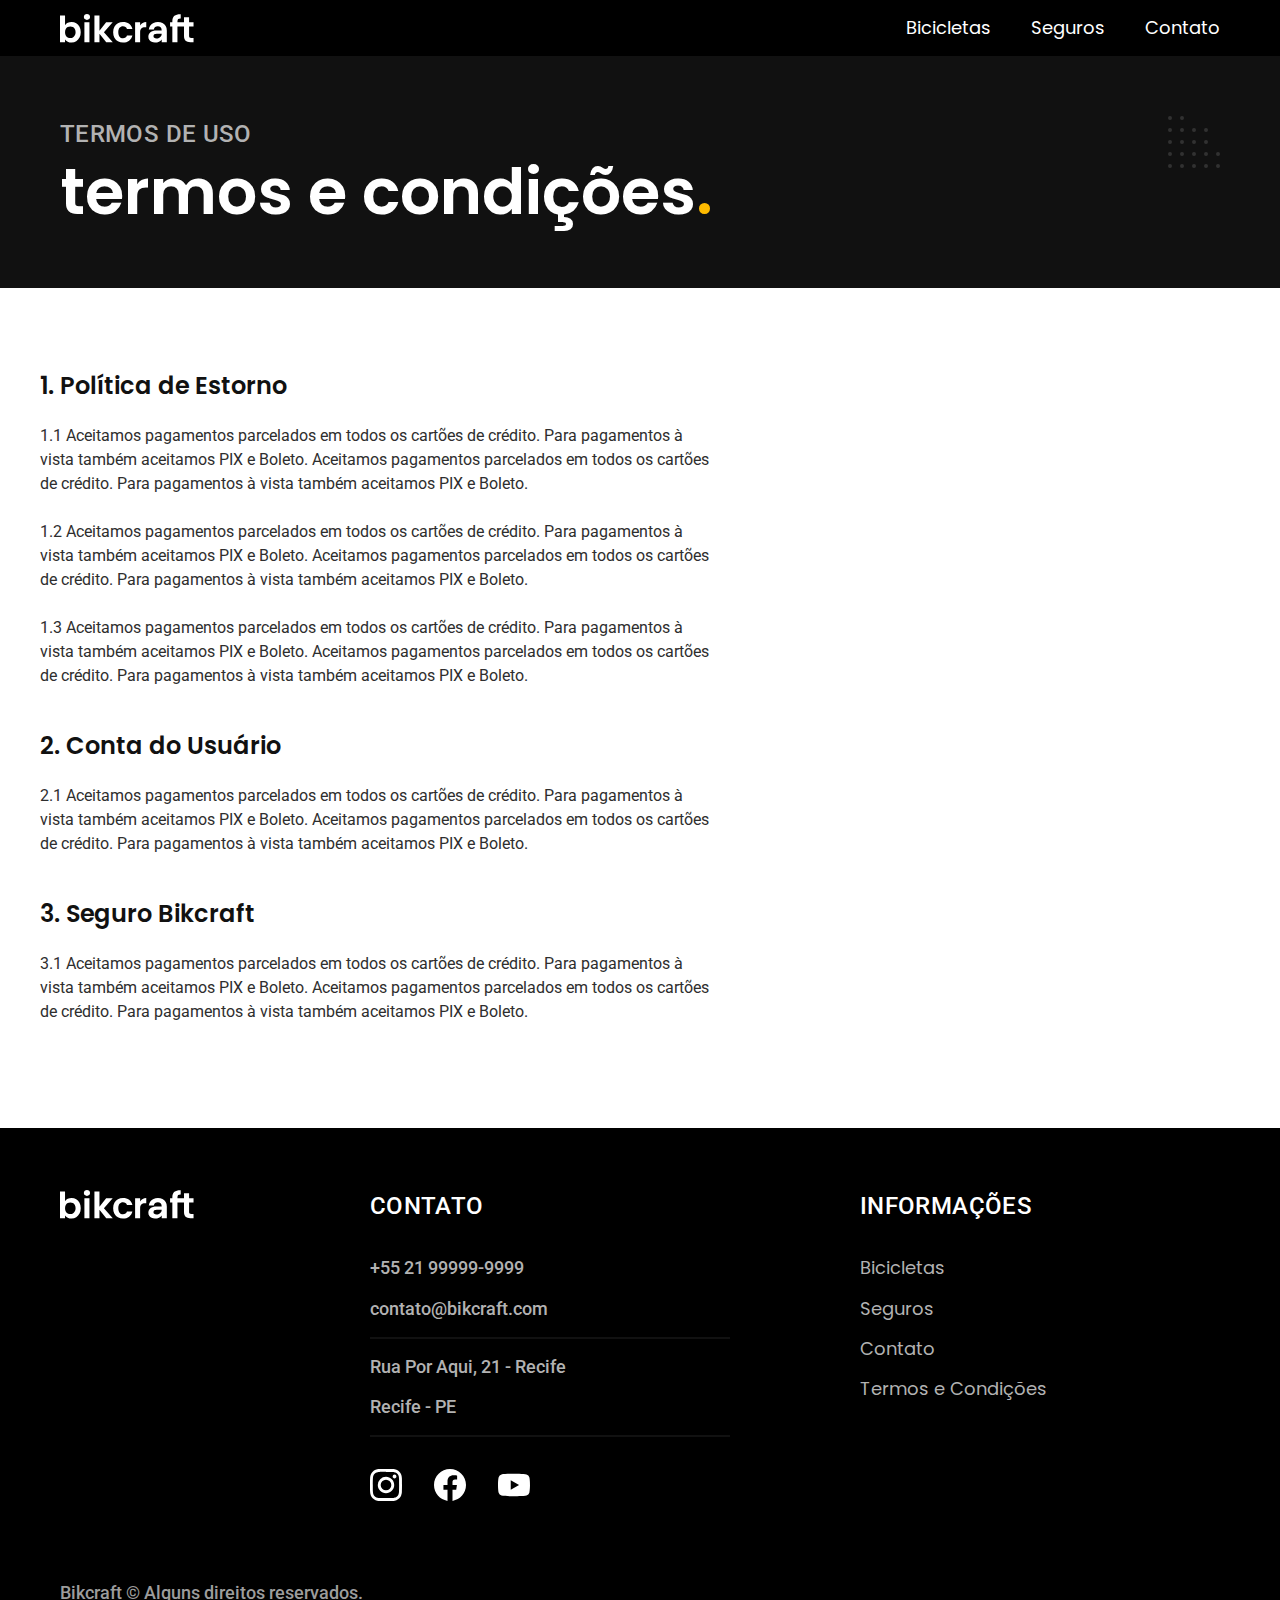
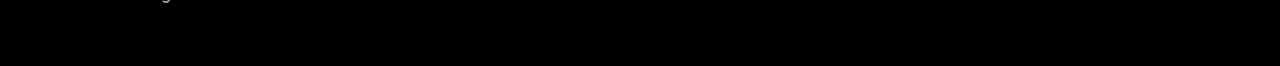
<file: termos.html>
<!DOCTYPE html>
<html lang="pt-br">
  <head>
    <meta charset="UTF-8" />
    <meta name="viewport" content="width=device-width, initial-scale=1.0" />
    <title>Termos e Condições | Bikcraft</title>
    <meta name="description" content="Termos e condições." />
    <link rel="icon" href="./favicon.svg" type="image/svg+xml" />
    <link rel="preload" href="./css/style.min.css" as="style" />
    <link rel="stylesheet" href="./css/style.min.css" />

    <link rel="preconnect" href="https://fonts.googleapis.com" />
    <link rel="preconnect" href="https://fonts.gstatic.com" crossorigin />
    <link
      href="https://fonts.googleapis.com/css2?family=Merriweather:ital,wght@1,900&family=Poppins:wght@400;600&family=Roboto:wght@400;500&display=swap"
      rel="stylesheet"
    />
    <script>
      document.documentElement.classList.add("js");
    </script>
  </head>

  <body id="termos">
    <header class="header-bg">
      <div class="header container">
        <a href="./">
          <img src="/img/bikcraft.svg" alt="Bikcraft" />
        </a>

        <nav aria-label="primaria">
          <ul class="header-menu font-1-m cor-0">
            <li><a href="./bicicletas.html">Bicicletas</a></li>
            <li><a href="./seguros.html">Seguros</a></li>
            <li><a href="./contato.html">Contato</a></li>
          </ul>
        </nav>
      </div>
    </header>

    <main>
      <div class="titulo-bg">
        <div class="titulo container">
          <p class="font-2-l-b cor-5">Termos de uso</p>
          <h1 class="font-1-xxl cor-0">
            termos e condições<span class="cor-p1">.</span>
          </h1>
        </div>
      </div>

      <div class="termos font-2-s cor-10 container">
        <h2 class="font-1-l cor-11">1. Política de Estorno</h2>
        <p>
          1.1 Aceitamos pagamentos parcelados em todos os cartões de crédito.
          Para pagamentos à vista também aceitamos PIX e Boleto. Aceitamos
          pagamentos parcelados em todos os cartões de crédito. Para pagamentos
          à vista também aceitamos PIX e Boleto.
        </p>

        <p>
          1.2 Aceitamos pagamentos parcelados em todos os cartões de crédito.
          Para pagamentos à vista também aceitamos PIX e Boleto. Aceitamos
          pagamentos parcelados em todos os cartões de crédito. Para pagamentos
          à vista também aceitamos PIX e Boleto.
        </p>

        <p>
          1.3 Aceitamos pagamentos parcelados em todos os cartões de crédito.
          Para pagamentos à vista também aceitamos PIX e Boleto. Aceitamos
          pagamentos parcelados em todos os cartões de crédito. Para pagamentos
          à vista também aceitamos PIX e Boleto.
        </p>

        <h2 class="font-1-l cor-11">2. Conta do Usuário</h2>
        <p>
          2.1 Aceitamos pagamentos parcelados em todos os cartões de crédito.
          Para pagamentos à vista também aceitamos PIX e Boleto. Aceitamos
          pagamentos parcelados em todos os cartões de crédito. Para pagamentos
          à vista também aceitamos PIX e Boleto.
        </p>

        <h2 class="font-1-l cor-11">3. Seguro Bikcraft</h2>
        <p>
          3.1 Aceitamos pagamentos parcelados em todos os cartões de crédito.
          Para pagamentos à vista também aceitamos PIX e Boleto. Aceitamos
          pagamentos parcelados em todos os cartões de crédito. Para pagamentos
          à vista também aceitamos PIX e Boleto.
        </p>
      </div>
    </main>

    <footer class="footer-bg">
      <div class="footer container">
        <img src="./img/bikcraft.svg" alt="Bikcraft" />

        <div class="footer-contact">
          <h3 class="font-2-l-b cor-0">Contato</h3>
          <ul class="font-2-m cor-5">
            <li><a href="tel:+5521999999999"></a>+55 21 99999-9999</li>
            <li>
              <a href="mailto:contato@bikcraft.com"></a>contato@bikcraft.com
            </li>
            <li>Rua Por Aqui, 21 - Recife</li>
            <li>Recife - PE</li>
          </ul>

          <div class="footer-socials">
            <a href="./">
              <img src="./img/redes/instagram.svg" alt="instagram" />
            </a>
            <a href="./"
              ><img src="./img/redes/facebook.svg" alt="facebook"
            /></a>
            <a href="./"><img src="./img/redes/youtube.svg" alt="youtube" /></a>
          </div>
        </div>

        <div class="footer-info">
          <h3 class="font-2-l-b cor-0">Informações</h3>

          <nav>
            <ul class="font-1-m cor-5">
              <li><a href="./bicicletas.html">Bicicletas</a></li>
              <li><a href="./seguros.html">Seguros</a></li>
              <li><a href="./contato.html">Contato</a></li>
              <li><a href="./termos.html">Termos e Condições</a></li>
            </ul>
          </nav>
        </div>

        <p class="footer-copy font-2-m cor-6">
          Bikcraft © Alguns direitos reservados.
        </p>
      </div>
    </footer>
    <script src="./js/script.js"></script>
  </body>
</html>
</file>
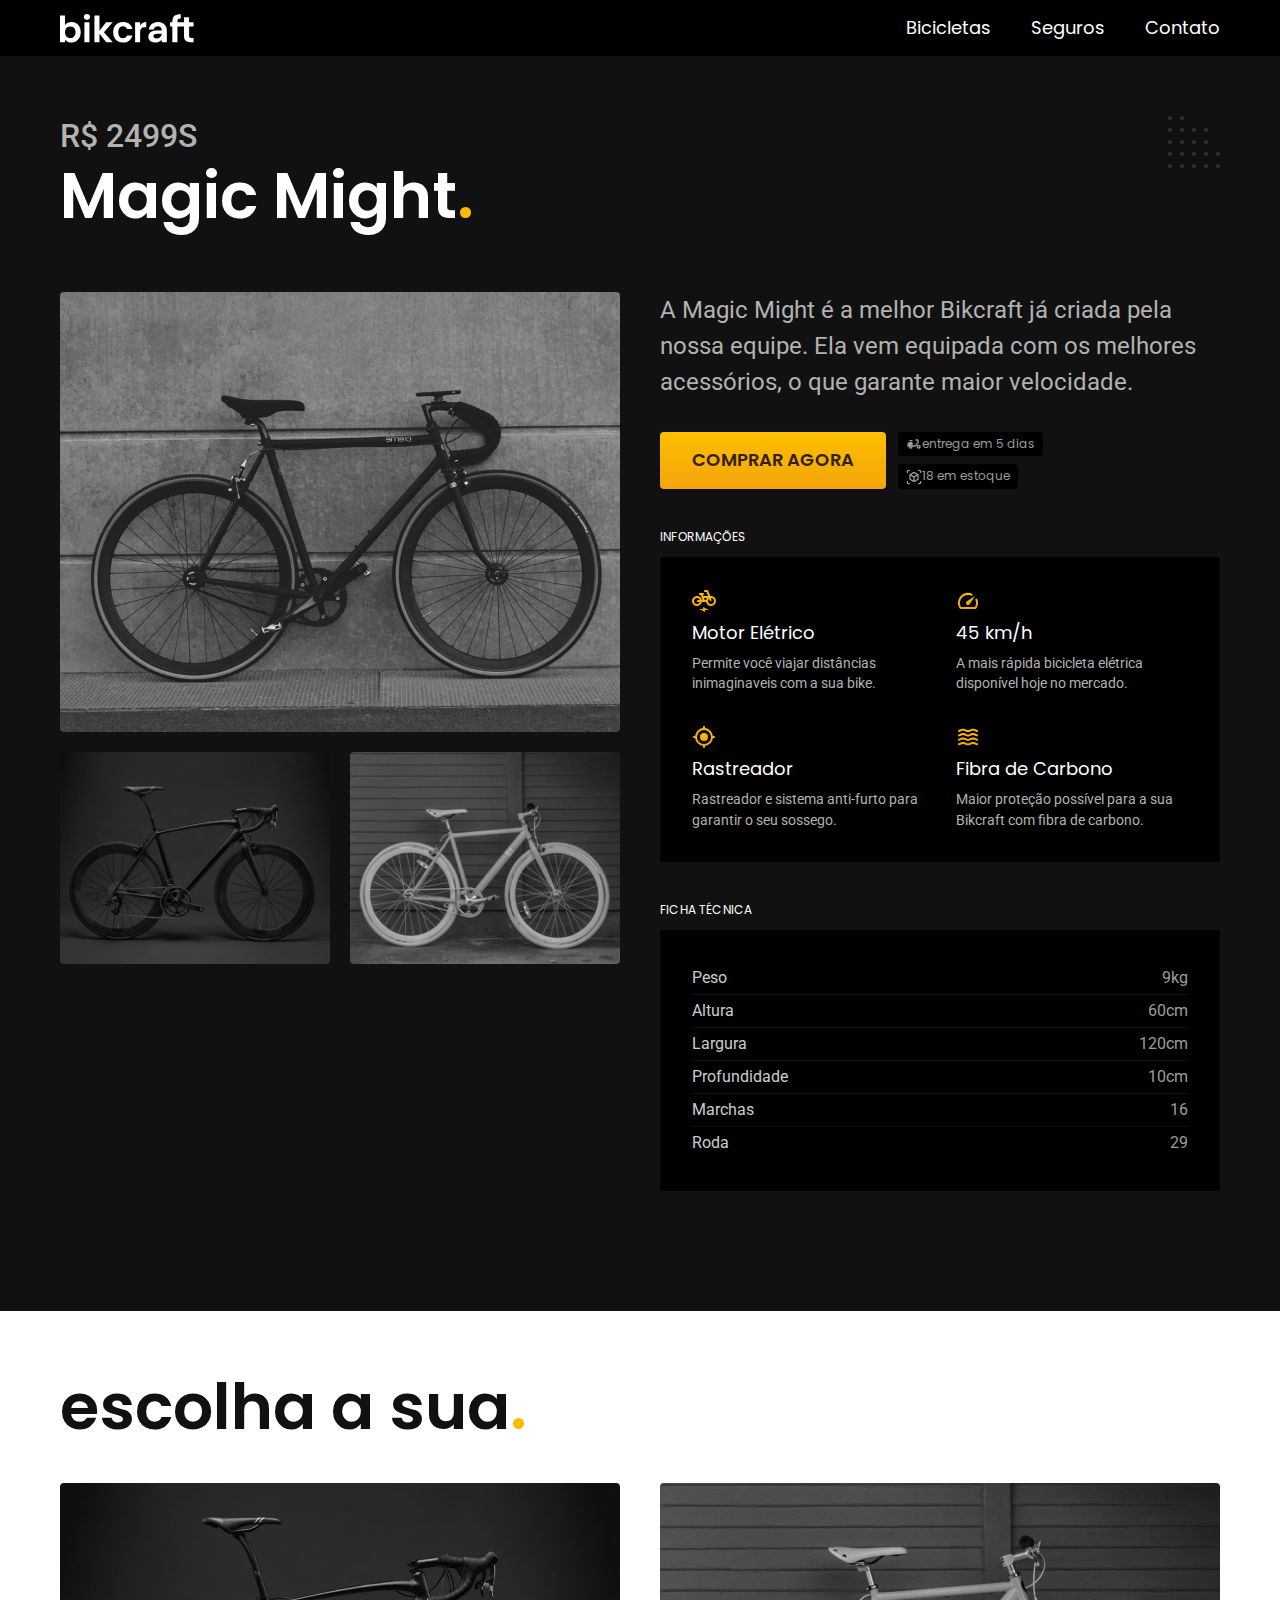
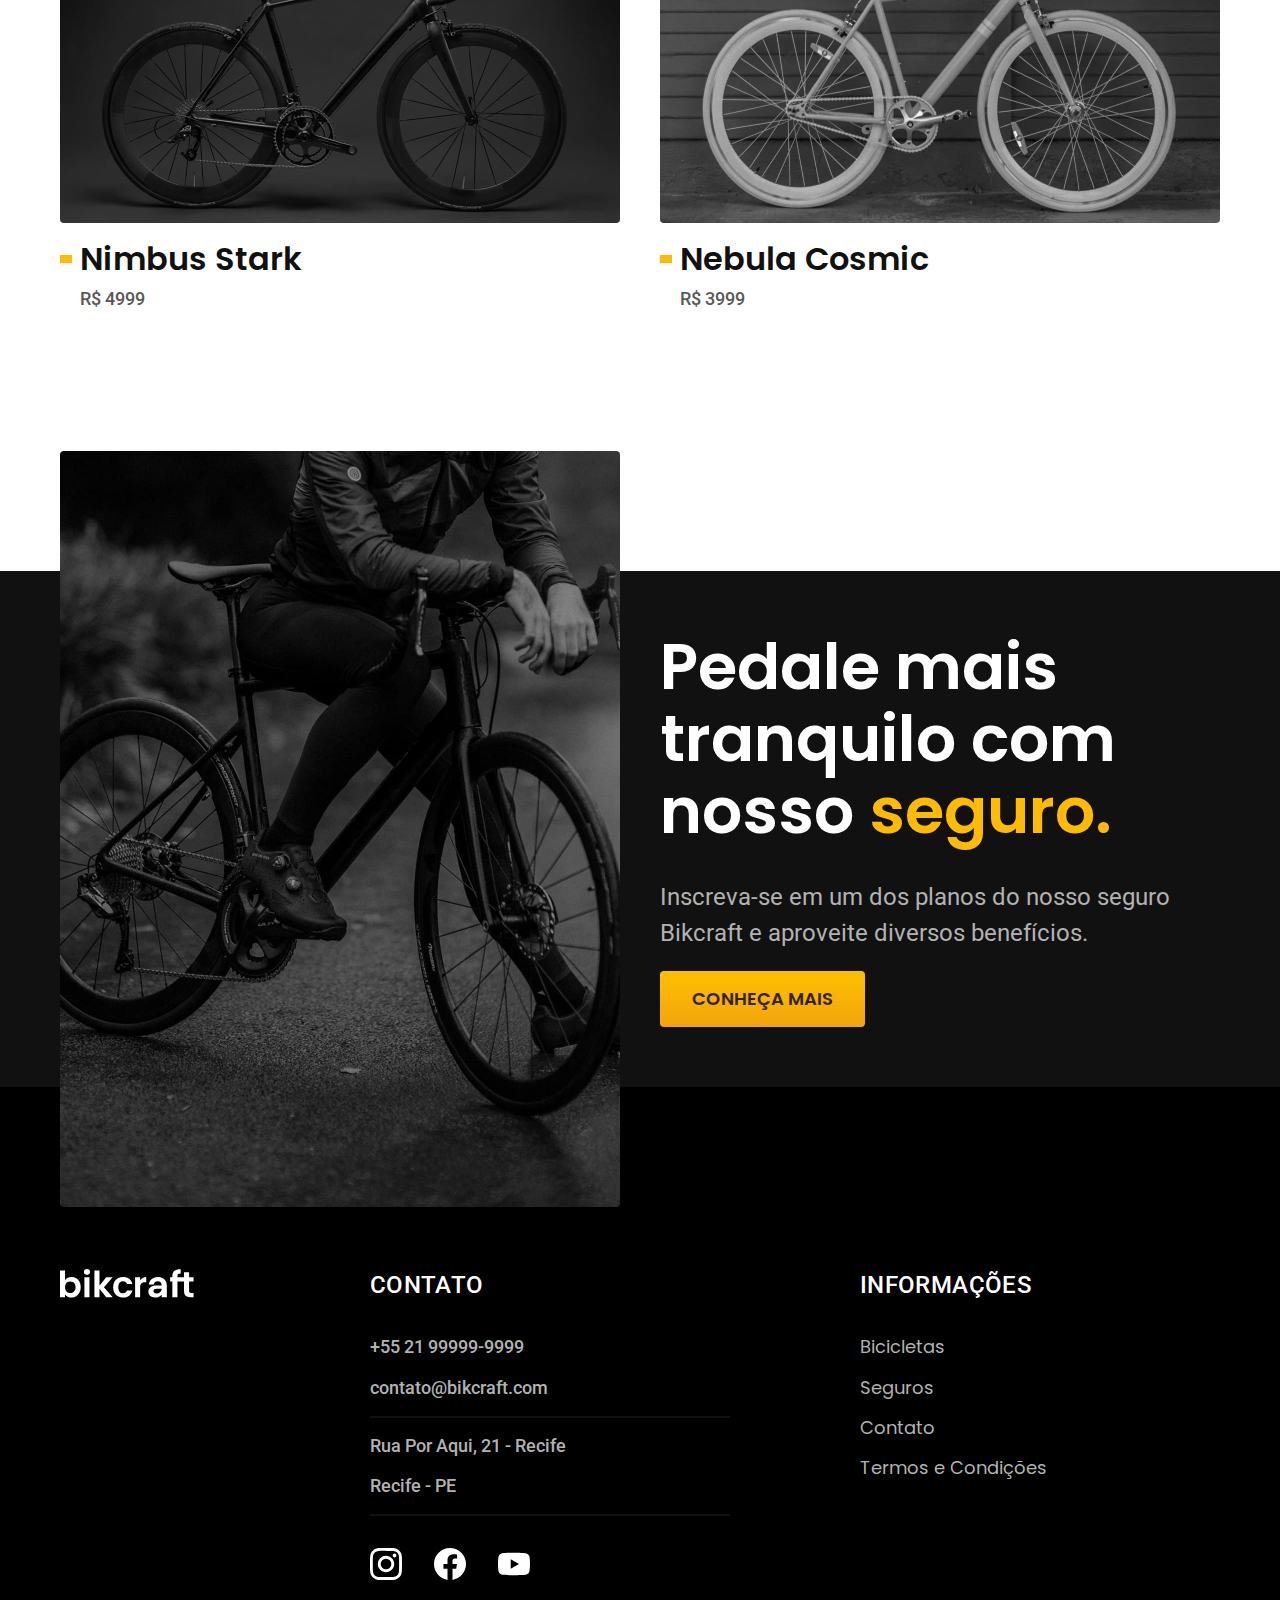
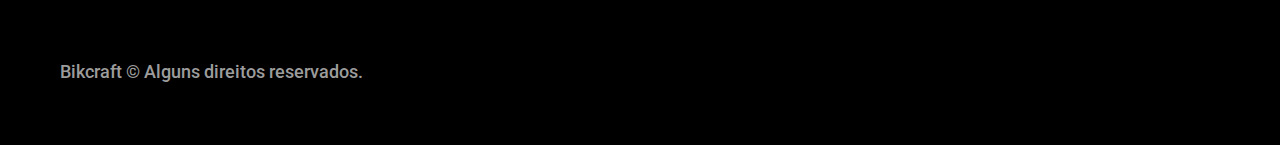
<file: bicicletas/magic.html>
<!DOCTYPE html>
<html lang="pt-br">
  <head>
    <meta charset="UTF-8" />
    <meta name="viewport" content="width=device-width, initial-scale=1.0" />
    <title>Magic | Bikcraft</title>
    <meta name="description" content="Magic" />

    <link rel="icon" href="../favicon.svg" type="image/svg+xml" />
    <link rel="stylesheet" href="../css/style.min.css" />

    <link rel="preconnect" href="https://fonts.googleapis.com" />
    <link rel="preconnect" href="https://fonts.gstatic.com" crossorigin />
    <link
      href="https://fonts.googleapis.com/css2?family=Merriweather:ital,wght@1,900&family=Poppins:wght@400;600&family=Roboto:wght@400;500&display=swap"
      rel="stylesheet"
    />
    <script>
      document.documentElement.classList.add("js");
    </script>
  </head>

  <body id="bike">
    <header class="header-bg">
      <div class="header container">
        <a href="../">
          <img src="../img/bikcraft.svg" alt="Bikcraft" />
        </a>

        <nav aria-label="primaria">
          <ul class="header-menu font-1-m cor-0">
            <li><a href="../bicicletas.html">Bicicletas</a></li>
            <li><a href="../seguros.html">Seguros</a></li>
            <li><a href="../contato.html">Contato</a></li>
          </ul>
        </nav>
      </div>
    </header>

    <main class="titulo-bg">
      <div class="titulo container">
        <p class="font-2-xl cor-5">R$ 2499s</p>
        <h1 class="font-1-xxl cor-0">
          Magic Might<span class="cor-p1">.</span>
        </h1>
      </div>

      <div class="bike container">
        <div class="bike-img">
          <img src="../img/bicicleta/nimbus2.jpg" alt="Bicicleta 1" />
          <img src="../img/bicicleta/nimbus1.jpg" alt="Bicicleta 2" />
          <img src="../img/bicicleta/nimbus3.jpg" alt="Bicicleta 3" />
        </div>

        <div class="bike-content">
          <p class="font-2-l cor-5">
            A Magic Might é a melhor Bikcraft já criada pela nossa equipe. Ela
            vem equipada com os melhores acessórios, o que garante maior
            velocidade.
          </p>

          <div class="bike-buy">
            <a
              class="botao"
              href="../orcamento.html?type=bikcraft&product=magic"
              >Comprar Agora</a
            >

            <span class="font-1-xs cor-6">
              <img src="../img/icones/entrega.svg" alt="" /> entrega em 5 dias
            </span>

            <span class="font-1-xs cor-6">
              <img src="../img/icones/estoque.svg" alt="" /> 18 em estoque
            </span>
          </div>

          <h2 class="font-1-xs cor-0">Informações</h2>
          <ul class="bike-info">
            <li>
              <img src="../img/icones/eletrica.svg" alt="" />
              <h3 class="font-1-m cor-0">Motor Elétrico</h3>
              <p class="font-2-xs cor-5">
                Permite você viajar distâncias inimaginaveis com a sua bike.
              </p>
            </li>

            <li>
              <img src="../img/icones/velocidade.svg" alt="" />
              <h3 class="font-1-m cor-0">45 km/h</h3>
              <p class="font-2-xs cor-5">
                A mais rápida bicicleta elétrica disponível hoje no mercado.
              </p>
            </li>

            <li>
              <img src="../img/icones/rastreador.svg" alt="" />
              <h3 class="font-1-m cor-0">Rastreador</h3>
              <p class="font-2-xs cor-5">
                Rastreador e sistema anti-furto para garantir o seu sossego.
              </p>
            </li>

            <li>
              <img src="../img/icones/carbono.svg" alt="" />
              <h3 class="font-1-m cor-0">Fibra de Carbono</h3>
              <p class="font-2-xs cor-5">
                Maior proteção possível para a sua Bikcraft com fibra de
                carbono.
              </p>
            </li>
          </ul>

          <h2 class="font-1-xs cor-0">Ficha Técnica</h2>
          <ul class="bike-sheet font-2-s cor-4">
            <li>Peso <span>9kg</span></li>
            <li>Altura <span>60cm</span></li>
            <li>Largura <span>120cm</span></li>
            <li>Profundidade <span>10cm</span></li>
            <li>Marchas <span>16</span></li>
            <li>Roda <span>29</span></li>
          </ul>
        </div>
      </div>
    </main>

    <article class="bike-list container">
      <h2 class="font-1-xxl">escolha a sua<span class="cor-p1">.</span></h2>

      <ul>
        <li>
          <a href="./nimbus.html">
            <img src="../img/bicicletas/nimbus.jpg" alt="Bicicleta preta" />
            <h3 class="font-1-xl">Nimbus Stark</h3>
            <span class="font-2-m cor-8">R$ 4999</span>
          </a>
        </li>

        <li>
          <a href="./nebula.html">
            <img src="../img/bicicletas/nebula.jpg" alt="Bicicleta preta" />
            <h3 class="font-1-xl">Nebula Cosmic</h3>
            <span class="font-2-m cor-8">R$ 3999</span>
          </a>
        </li>
      </ul>
    </article>

    <article class="cover-bg">
      <div class="cover container">
        <div class="cover-img">
          <img
            src="../img/fotos/seguros.jpg"
            alt="Pessoa parada em cima de uma bicicleta"
          />
        </div>

        <div class="cover-content">
          <h2 class="font-1-xxl cor-0">
            Pedale mais tranquilo com nosso <span class="cor-p1">seguro.</span>
          </h2>

          <p class="font-2-l cor-5">
            Inscreva-se em um dos planos do nosso seguro Bikcraft e aproveite
            diversos benefícios.
          </p>

          <a class="botao" href="../seguros.html">Conheça Mais</a>
        </div>
      </div>
    </article>

    <footer class="footer-bg">
      <div class="footer container">
        <img src="../img/bikcraft.svg" alt="Bikcraft" />

        <div class="footer-contact">
          <h3 class="font-2-l-b cor-0">Contato</h3>
          <ul class="font-2-m cor-5">
            <li><a href="tel:+5521999999999"></a>+55 21 99999-9999</li>
            <li>
              <a href="mailto:contato@bikcraft.com"></a>contato@bikcraft.com
            </li>
            <li>Rua Por Aqui, 21 - Recife</li>
            <li>Recife - PE</li>
          </ul>

          <div class="footer-socials">
            <a href="../">
              <img src="../img/redes/instagram.svg" alt="instagram" />
            </a>
            <a href="../"
              ><img src="../img/redes/facebook.svg" alt="facebook"
            /></a>
            <a href="../"
              ><img src="../img/redes/youtube.svg" alt="youtube"
            /></a>
          </div>
        </div>

        <div class="footer-info">
          <h3 class="font-2-l-b cor-0">Informações</h3>

          <nav>
            <ul class="font-1-m cor-5">
              <li><a href="../bicicletas.html">Bicicletas</a></li>
              <li><a href="../seguros.html">Seguros</a></li>
              <li><a href="../contato.html">Contato</a></li>
              <li><a href="../termos.html">Termos e Condições</a></li>
            </ul>
          </nav>
        </div>

        <p class="footer-copy font-2-m cor-6">
          Bikcraft © Alguns direitos reservados.
        </p>
      </div>
    </footer>
    <script src="../js/script.js"></script>
  </body>
</html>
</file>
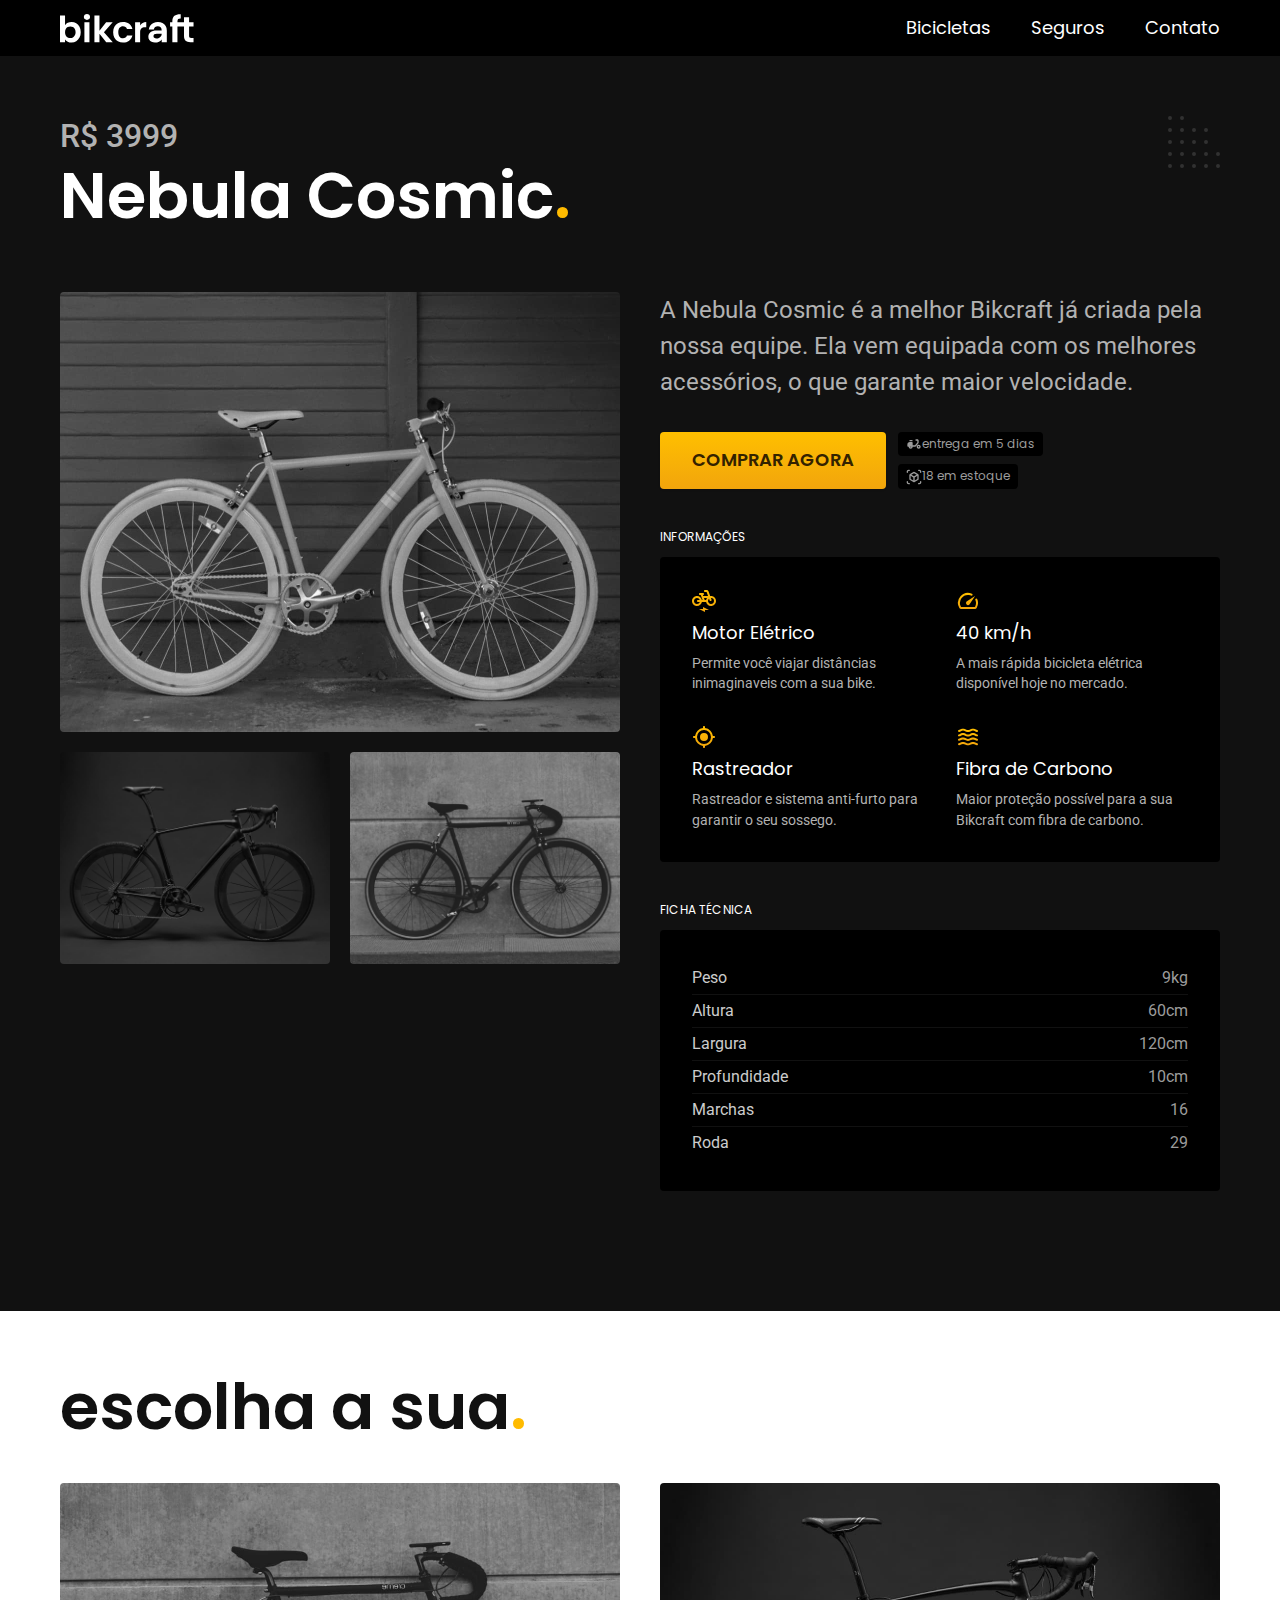
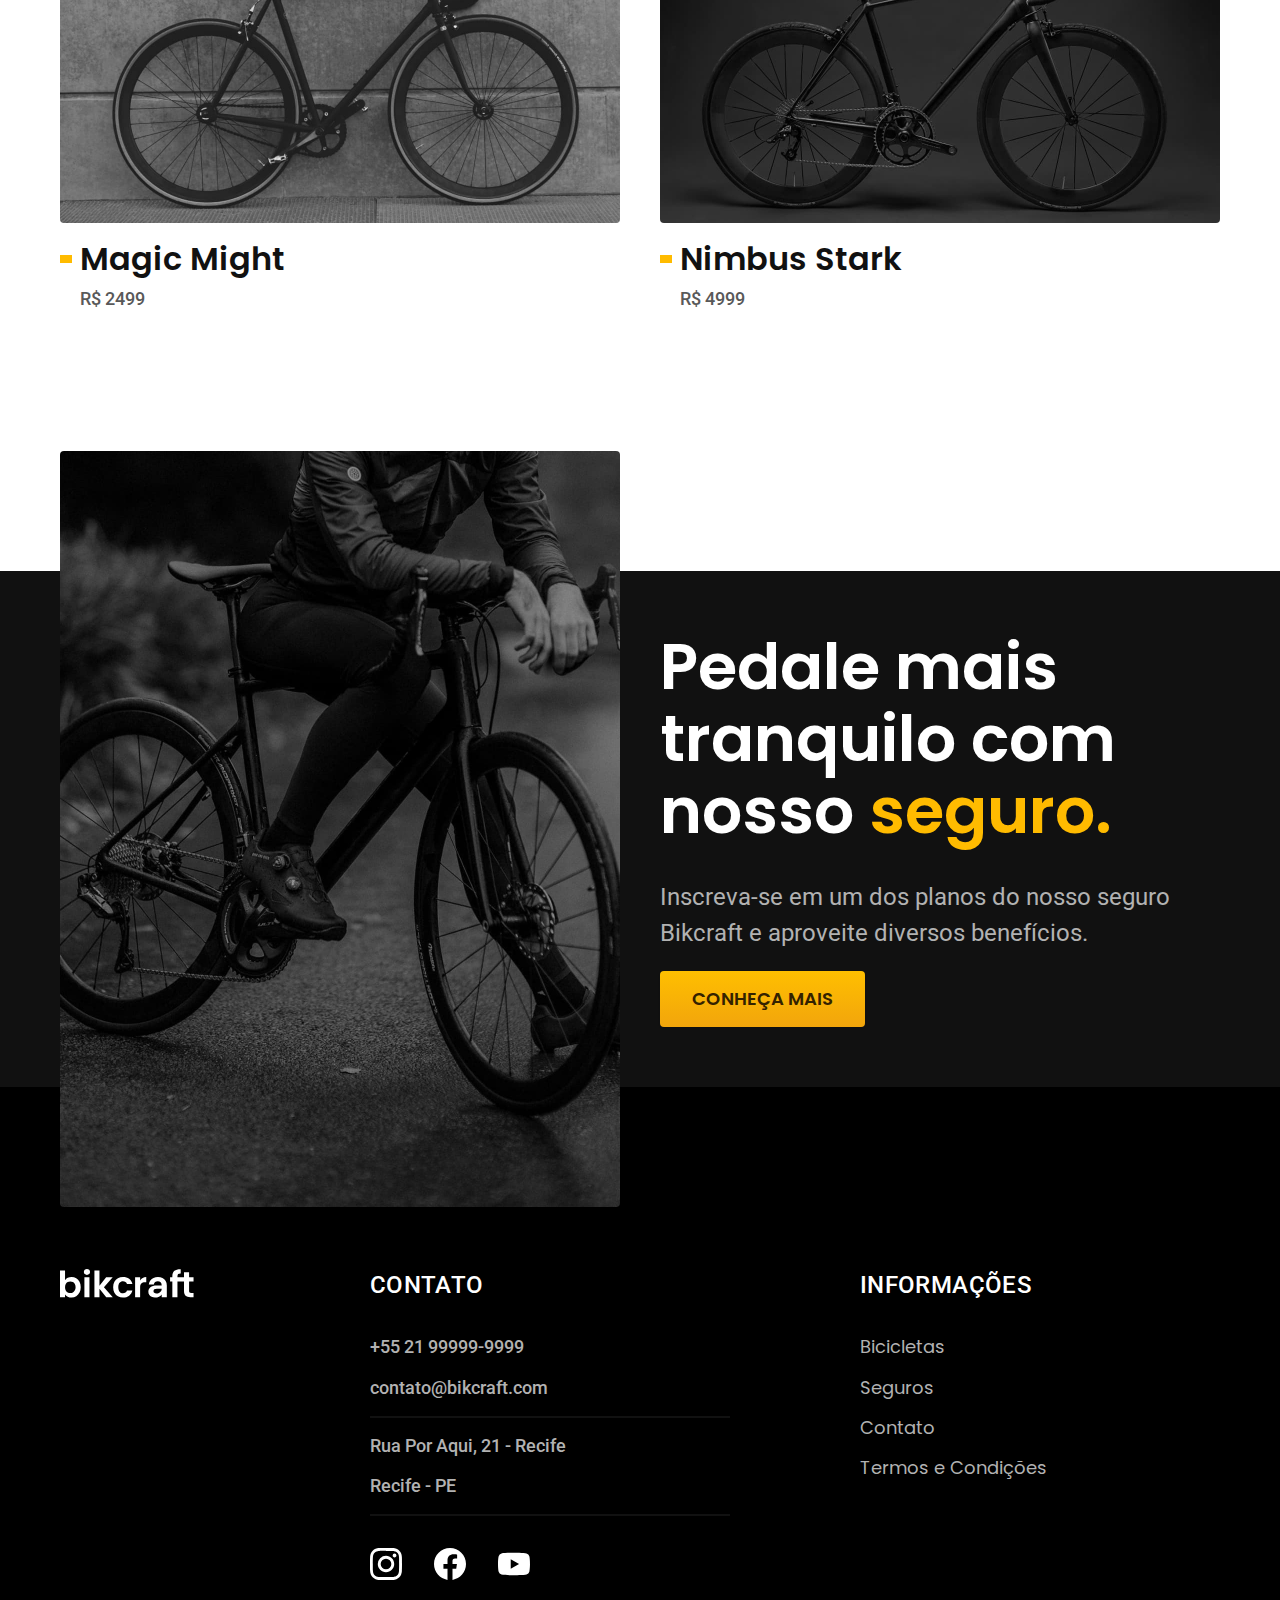
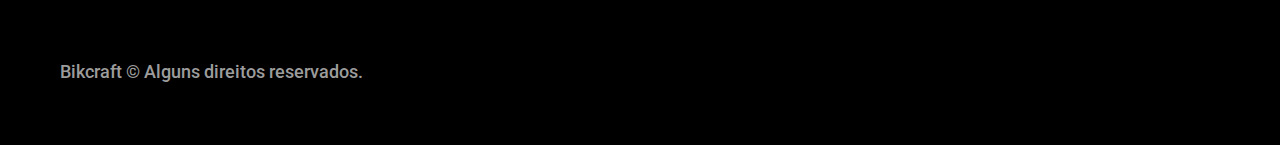
<file: bicicletas/nebula.html>
<!DOCTYPE html>
<html lang="pt-br">
  <head>
    <meta charset="UTF-8" />
    <meta name="viewport" content="width=device-width, initial-scale=1.0" />
    <title>Nebula | Bikcraft</title>
    <meta name="description" content="Nebula" />

    <link rel="icon" href="../favicon.svg" type="image/svg+xml" />
    <link rel="stylesheet" href="../css/style.min.css" />

    <link rel="preconnect" href="https://fonts.googleapis.com" />
    <link rel="preconnect" href="https://fonts.gstatic.com" crossorigin />
    <link
      href="https://fonts.googleapis.com/css2?family=Merriweather:ital,wght@1,900&family=Poppins:wght@400;600&family=Roboto:wght@400;500&display=swap"
      rel="stylesheet"
    />
    <script>
      document.documentElement.classList.add("js");
    </script>
  </head>

  <body id="bike">
    <header class="header-bg">
      <div class="header container">
        <a href="../">
          <img src="../img/bikcraft.svg" alt="Bikcraft" />
        </a>

        <nav aria-label="primaria">
          <ul class="header-menu font-1-m cor-0">
            <li><a href="../bicicletas.html">Bicicletas</a></li>
            <li><a href="../seguros.html">Seguros</a></li>
            <li><a href="../contato.html">Contato</a></li>
          </ul>
        </nav>
      </div>
    </header>

    <main class="titulo-bg">
      <div class="titulo container">
        <p class="font-2-xl cor-5">R$ 3999</p>
        <h1 class="font-1-xxl cor-0">
          Nebula Cosmic<span class="cor-p1">.</span>
        </h1>
      </div>

      <div class="bike container">
        <div class="bike-img">
          <img src="../img/bicicleta/nimbus3.jpg" alt="Bicicleta 1" />
          <img src="../img/bicicleta/nimbus1.jpg" alt="Bicicleta 2" />
          <img src="../img/bicicleta/nimbus2.jpg" alt="Bicicleta 3" />
        </div>

        <div class="bike-content">
          <p class="font-2-l cor-5">
            A Nebula Cosmic é a melhor Bikcraft já criada pela nossa equipe. Ela
            vem equipada com os melhores acessórios, o que garante maior
            velocidade.
          </p>

          <div class="bike-buy">
            <a
              class="botao"
              href="../orcamento.html?type=bikcraft&product=nebula"
              >Comprar Agora</a
            >

            <span class="font-1-xs cor-6">
              <img src="../img/icones/entrega.svg" alt="" /> entrega em 5 dias
            </span>

            <span class="font-1-xs cor-6">
              <img src="../img/icones/estoque.svg" alt="" /> 18 em estoque
            </span>
          </div>

          <h2 class="font-1-xs cor-0">Informações</h2>
          <ul class="bike-info">
            <li>
              <img src="../img/icones/eletrica.svg" alt="" />
              <h3 class="font-1-m cor-0">Motor Elétrico</h3>
              <p class="font-2-xs cor-5">
                Permite você viajar distâncias inimaginaveis com a sua bike.
              </p>
            </li>

            <li>
              <img src="../img/icones/velocidade.svg" alt="" />
              <h3 class="font-1-m cor-0">40 km/h</h3>
              <p class="font-2-xs cor-5">
                A mais rápida bicicleta elétrica disponível hoje no mercado.
              </p>
            </li>

            <li>
              <img src="../img/icones/rastreador.svg" alt="" />
              <h3 class="font-1-m cor-0">Rastreador</h3>
              <p class="font-2-xs cor-5">
                Rastreador e sistema anti-furto para garantir o seu sossego.
              </p>
            </li>

            <li>
              <img src="../img/icones/carbono.svg" alt="" />
              <h3 class="font-1-m cor-0">Fibra de Carbono</h3>
              <p class="font-2-xs cor-5">
                Maior proteção possível para a sua Bikcraft com fibra de
                carbono.
              </p>
            </li>
          </ul>

          <h2 class="font-1-xs cor-0">Ficha Técnica</h2>
          <ul class="bike-sheet font-2-s cor-4">
            <li>Peso <span>9kg</span></li>
            <li>Altura <span>60cm</span></li>
            <li>Largura <span>120cm</span></li>
            <li>Profundidade <span>10cm</span></li>
            <li>Marchas <span>16</span></li>
            <li>Roda <span>29</span></li>
          </ul>
        </div>
      </div>
    </main>

    <article class="bike-list container">
      <h2 class="font-1-xxl">escolha a sua<span class="cor-p1">.</span></h2>

      <ul>
        <li>
          <a href="./magic.html">
            <img src="../img/bicicletas/magic.jpg" alt="Bicicleta preta" />
            <h3 class="font-1-xl">Magic Might</h3>
            <span class="font-2-m cor-8">R$ 2499</span>
          </a>
        </li>

        <li>
          <a href="./nimbus.html">
            <img src="../img/bicicletas/nimbus.jpg" alt="Bicicleta preta" />
            <h3 class="font-1-xl">Nimbus Stark</h3>
            <span class="font-2-m cor-8">R$ 4999</span>
          </a>
        </li>
      </ul>
    </article>

    <article class="cover-bg">
      <div class="cover container">
        <div class="cover-img">
          <img
            src="../img/fotos/seguros.jpg"
            alt="Pessoa parada em cima de uma bicicleta"
          />
        </div>

        <div class="cover-content">
          <h2 class="font-1-xxl cor-0">
            Pedale mais tranquilo com nosso <span class="cor-p1">seguro.</span>
          </h2>

          <p class="font-2-l cor-5">
            Inscreva-se em um dos planos do nosso seguro Bikcraft e aproveite
            diversos benefícios.
          </p>

          <a class="botao" href="../seguros.html">Conheça Mais</a>
        </div>
      </div>
    </article>

    <footer class="footer-bg">
      <div class="footer container">
        <img src="../img/bikcraft.svg" alt="Bikcraft" />

        <div class="footer-contact">
          <h3 class="font-2-l-b cor-0">Contato</h3>
          <ul class="font-2-m cor-5">
            <li><a href="tel:+5521999999999"></a>+55 21 99999-9999</li>
            <li>
              <a href="mailto:contato@bikcraft.com"></a>contato@bikcraft.com
            </li>
            <li>Rua Por Aqui, 21 - Recife</li>
            <li>Recife - PE</li>
          </ul>

          <div class="footer-socials">
            <a href="../">
              <img src="../img/redes/instagram.svg" alt="instagram" />
            </a>
            <a href="../"
              ><img src="../img/redes/facebook.svg" alt="facebook"
            /></a>
            <a href="../"
              ><img src="../img/redes/youtube.svg" alt="youtube"
            /></a>
          </div>
        </div>

        <div class="footer-info">
          <h3 class="font-2-l-b cor-0">Informações</h3>

          <nav>
            <ul class="font-1-m cor-5">
              <li><a href="../bicicletas.html">Bicicletas</a></li>
              <li><a href="../seguros.html">Seguros</a></li>
              <li><a href="../contato.html">Contato</a></li>
              <li><a href="../termos.html">Termos e Condições</a></li>
            </ul>
          </nav>
        </div>

        <p class="footer-copy font-2-m cor-6">
          Bikcraft © Alguns direitos reservados.
        </p>
      </div>
    </footer>
    <script src="../js/script.js"></script>
  </body>
</html>
</file>
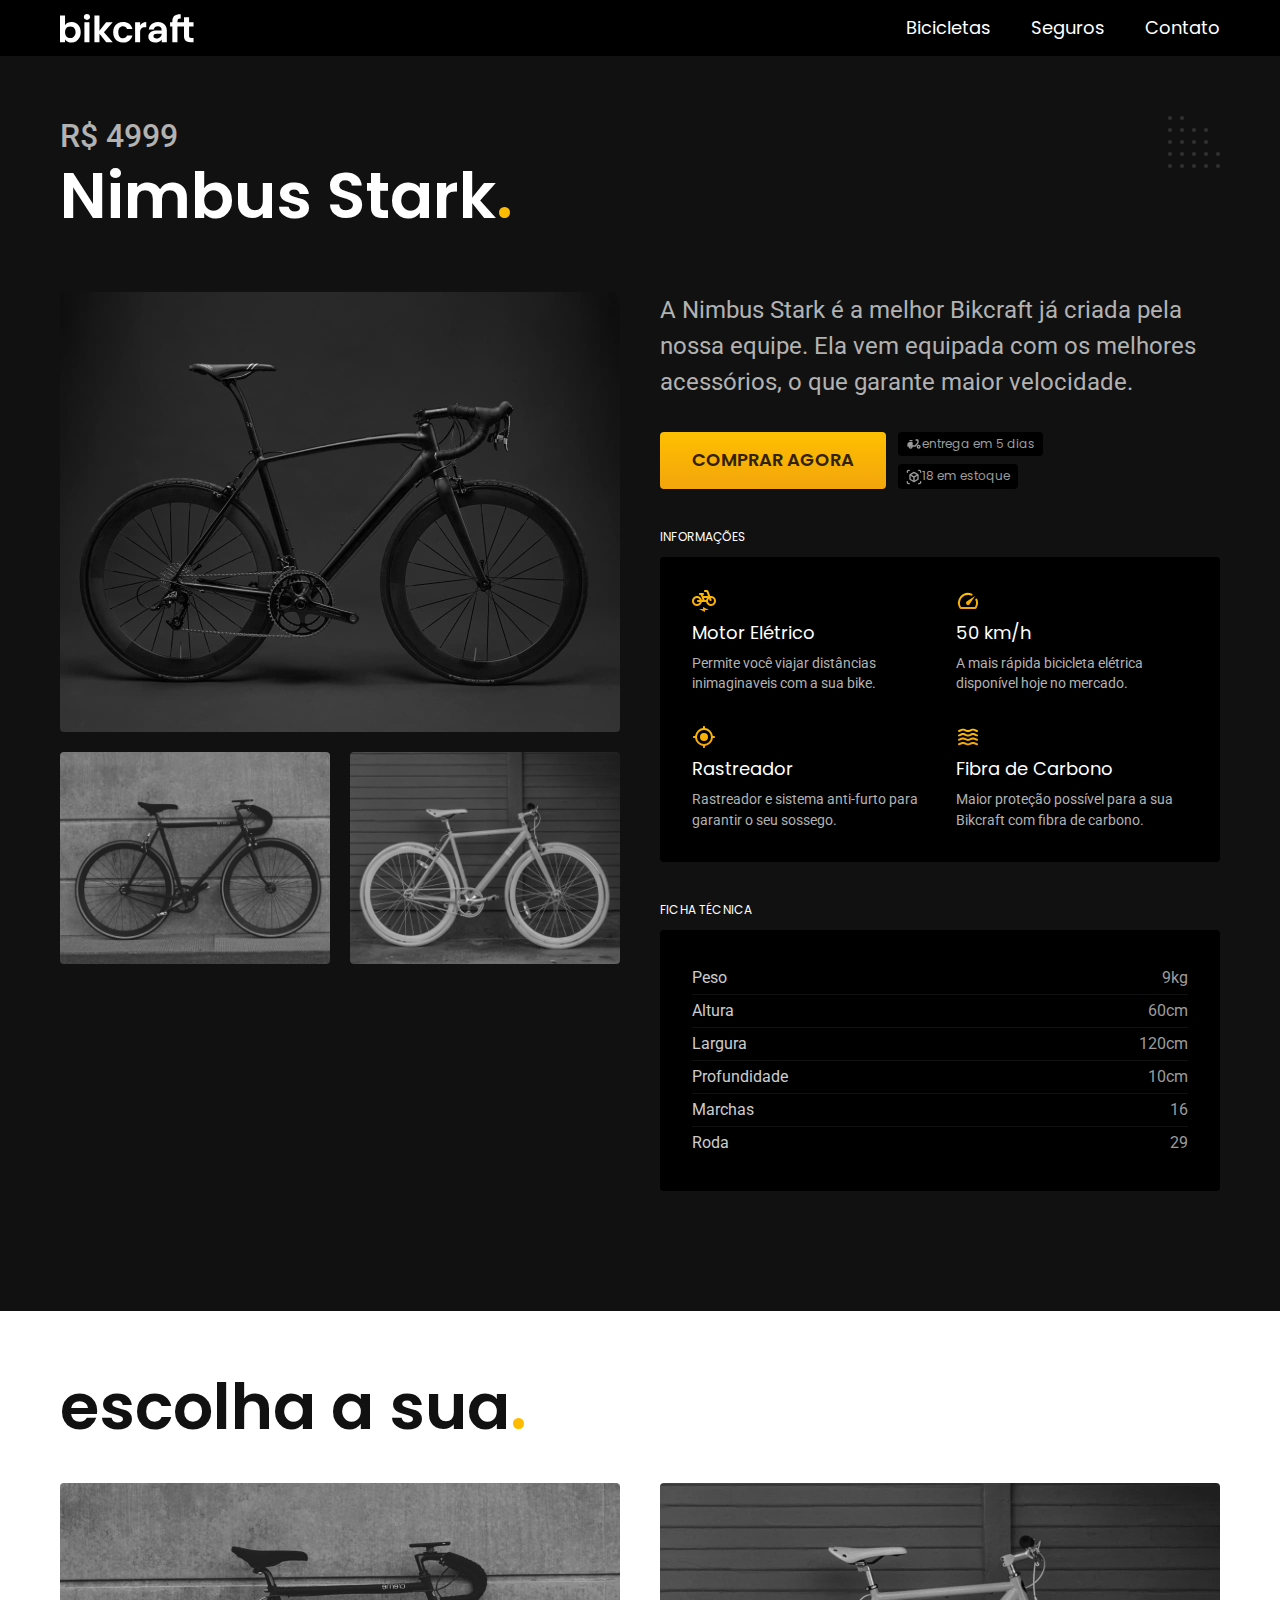
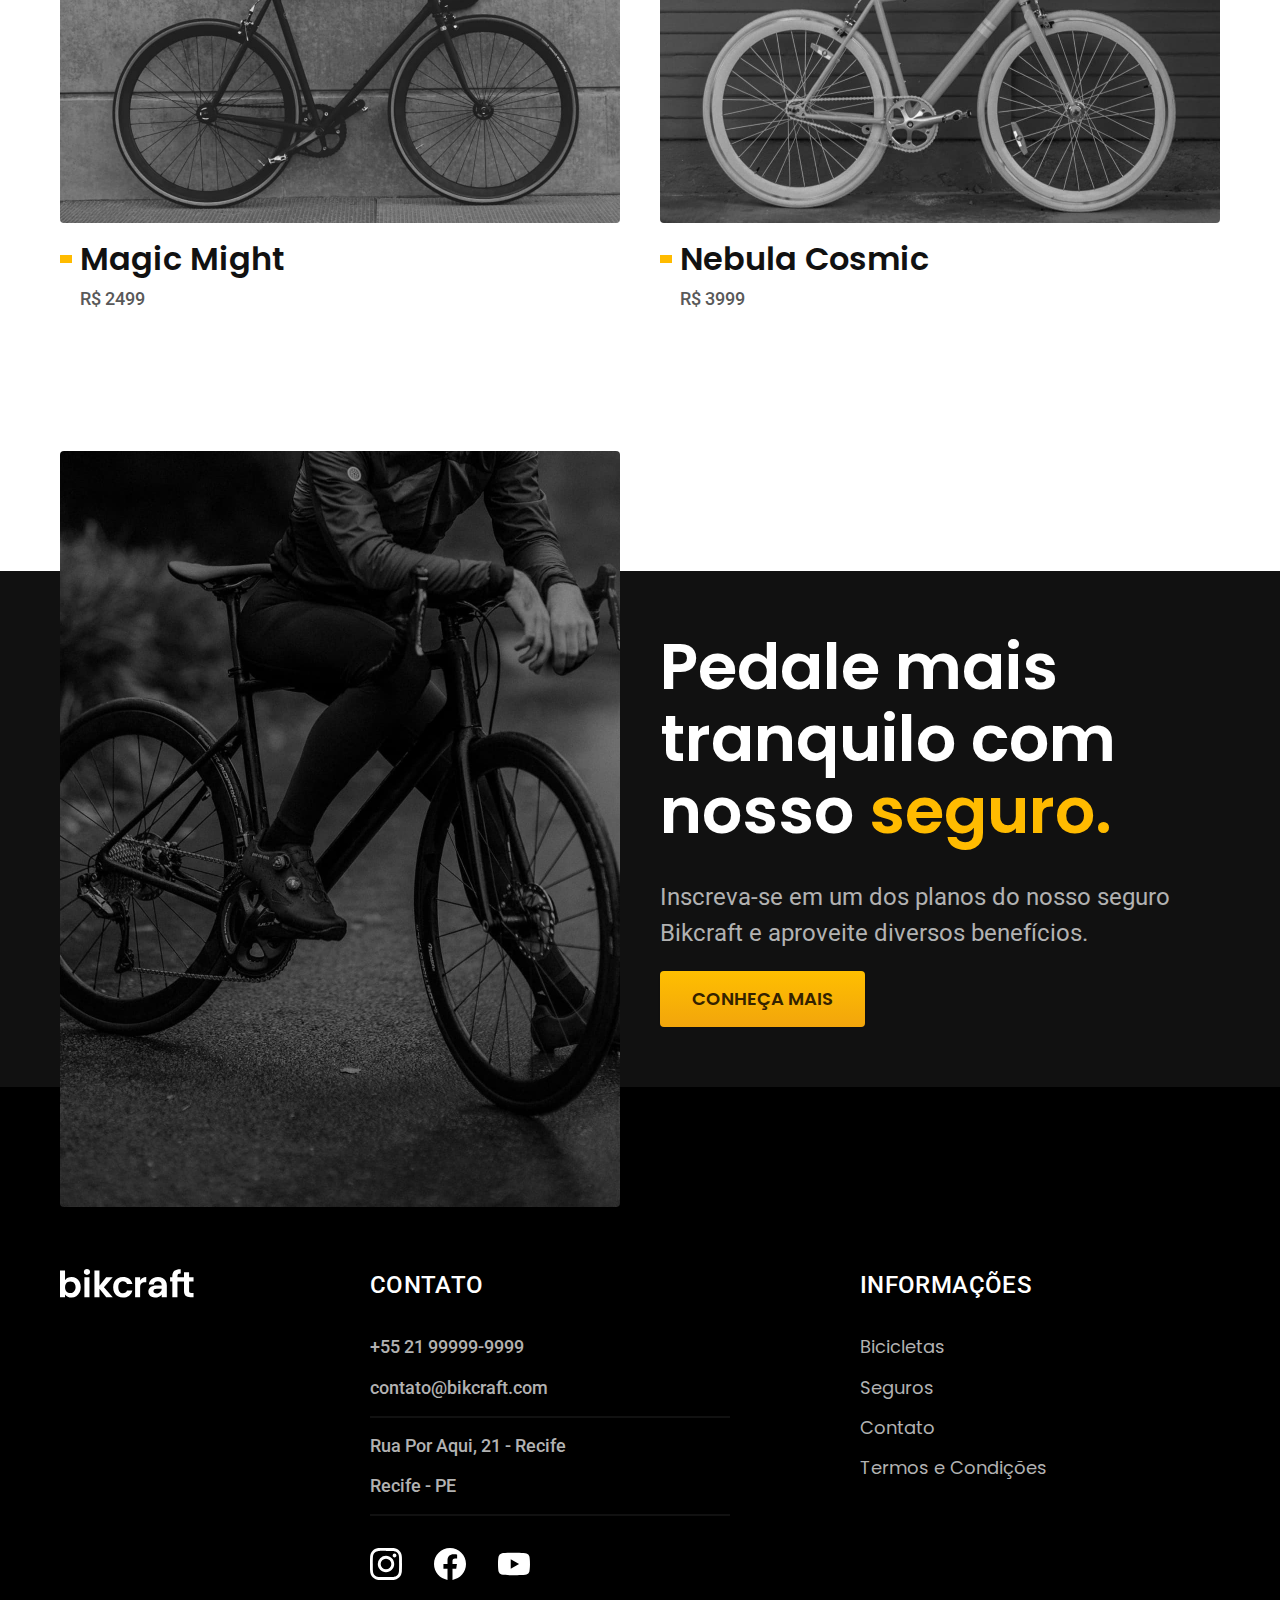
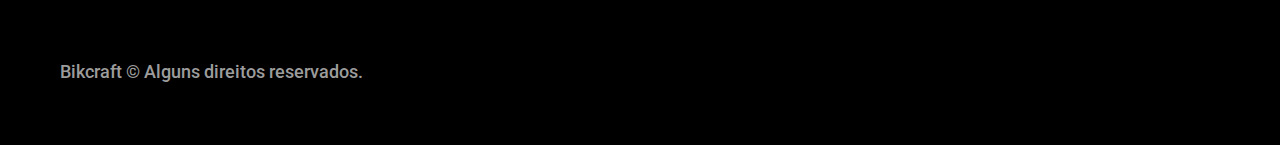
<file: bicicletas/nimbus.html>
<!DOCTYPE html>
<html lang="pt-br">
  <head>
    <meta charset="UTF-8" />
    <meta name="viewport" content="width=device-width, initial-scale=1.0" />
    <title>Nimbus | Bikcraft</title>
    <meta name="description" content="Nimbus" />

    <link rel="icon" href="../favicon.svg" type="image/svg+xml" />
    <link rel="stylesheet" href="../css/style.min.css" />

    <link rel="preconnect" href="https://fonts.googleapis.com" />
    <link rel="preconnect" href="https://fonts.gstatic.com" crossorigin />
    <link
      href="https://fonts.googleapis.com/css2?family=Merriweather:ital,wght@1,900&family=Poppins:wght@400;600&family=Roboto:wght@400;500&display=swap"
      rel="stylesheet"
    />
    <script>
      document.documentElement.classList.add("js");
    </script>
  </head>

  <body id="bike">
    <header class="header-bg">
      <div class="header container">
        <a href="../">
          <img src="../img/bikcraft.svg" alt="Bikcraft" />
        </a>

        <nav aria-label="primaria">
          <ul class="header-menu font-1-m cor-0">
            <li><a href="../bicicletas.html">Bicicletas</a></li>
            <li><a href="../seguros.html">Seguros</a></li>
            <li><a href="../contato.html">Contato</a></li>
          </ul>
        </nav>
      </div>
    </header>

    <main class="titulo-bg">
      <div class="titulo container">
        <p class="font-2-xl cor-5">R$ 4999</p>
        <h1 class="font-1-xxl cor-0">
          Nimbus Stark<span class="cor-p1">.</span>
        </h1>
      </div>

      <div class="bike container">
        <div class="bike-img">
          <img src="../img/bicicleta/nimbus1.jpg" alt="Bicicleta 1" />
          <img src="../img/bicicleta/nimbus2.jpg" alt="Bicicleta 2" />
          <img src="../img/bicicleta/nimbus3.jpg" alt="Bicicleta 3" />
        </div>

        <div class="bike-content">
          <p class="font-2-l cor-5">
            A Nimbus Stark é a melhor Bikcraft já criada pela nossa equipe. Ela
            vem equipada com os melhores acessórios, o que garante maior
            velocidade.
          </p>

          <div class="bike-buy">
            <a
              class="botao"
              href="../orcamento.html?type=bikcraft&product=nimbus"
              >Comprar Agora</a
            >

            <span class="font-1-xs cor-6">
              <img src="../img/icones/entrega.svg" alt="" /> entrega em 5 dias
            </span>

            <span class="font-1-xs cor-6">
              <img src="../img/icones/estoque.svg" alt="" /> 18 em estoque
            </span>
          </div>

          <h2 class="font-1-xs cor-0">Informações</h2>
          <ul class="bike-info">
            <li>
              <img src="../img/icones/eletrica.svg" alt="" />
              <h3 class="font-1-m cor-0">Motor Elétrico</h3>
              <p class="font-2-xs cor-5">
                Permite você viajar distâncias inimaginaveis com a sua bike.
              </p>
            </li>

            <li>
              <img src="../img/icones/velocidade.svg" alt="" />
              <h3 class="font-1-m cor-0">50 km/h</h3>
              <p class="font-2-xs cor-5">
                A mais rápida bicicleta elétrica disponível hoje no mercado.
              </p>
            </li>

            <li>
              <img src="../img/icones/rastreador.svg" alt="" />
              <h3 class="font-1-m cor-0">Rastreador</h3>
              <p class="font-2-xs cor-5">
                Rastreador e sistema anti-furto para garantir o seu sossego.
              </p>
            </li>

            <li>
              <img src="../img/icones/carbono.svg" alt="" />
              <h3 class="font-1-m cor-0">Fibra de Carbono</h3>
              <p class="font-2-xs cor-5">
                Maior proteção possível para a sua Bikcraft com fibra de
                carbono.
              </p>
            </li>
          </ul>

          <h2 class="font-1-xs cor-0">Ficha Técnica</h2>
          <ul class="bike-sheet font-2-s cor-4">
            <li>Peso <span>9kg</span></li>
            <li>Altura <span>60cm</span></li>
            <li>Largura <span>120cm</span></li>
            <li>Profundidade <span>10cm</span></li>
            <li>Marchas <span>16</span></li>
            <li>Roda <span>29</span></li>
          </ul>
        </div>
      </div>
    </main>

    <article class="bike-list container">
      <h2 class="font-1-xxl">escolha a sua<span class="cor-p1">.</span></h2>

      <ul>
        <li>
          <a href="./magic.html">
            <img src="../img/bicicletas/magic.jpg" alt="Bicicleta preta" />
            <h3 class="font-1-xl">Magic Might</h3>
            <span class="font-2-m cor-8">R$ 2499</span>
          </a>
        </li>

        <li>
          <a href="./nebula.html">
            <img src="../img/bicicletas/nebula.jpg" alt="Bicicleta preta" />
            <h3 class="font-1-xl">Nebula Cosmic</h3>
            <span class="font-2-m cor-8">R$ 3999</span>
          </a>
        </li>
      </ul>
    </article>

    <article class="cover-bg">
      <div class="cover container">
        <div class="cover-img">
          <img
            src="../img/fotos/seguros.jpg"
            alt="Pessoa parada em cima de uma bicicleta"
          />
        </div>

        <div class="cover-content">
          <h2 class="font-1-xxl cor-0">
            Pedale mais tranquilo com nosso <span class="cor-p1">seguro.</span>
          </h2>

          <p class="font-2-l cor-5">
            Inscreva-se em um dos planos do nosso seguro Bikcraft e aproveite
            diversos benefícios.
          </p>

          <a class="botao" href="../seguros.html">Conheça Mais</a>
        </div>
      </div>
    </article>

    <footer class="footer-bg">
      <div class="footer container">
        <img src="../img/bikcraft.svg" alt="Bikcraft" />

        <div class="footer-contact">
          <h3 class="font-2-l-b cor-0">Contato</h3>
          <ul class="font-2-m cor-5">
            <li><a href="tel:+5521999999999"></a>+55 21 99999-9999</li>
            <li>
              <a href="mailto:contato@bikcraft.com"></a>contato@bikcraft.com
            </li>
            <li>Rua Por Aqui, 21 - Recife</li>
            <li>Recife - PE</li>
          </ul>

          <div class="footer-socials">
            <a href="../">
              <img src="../img/redes/instagram.svg" alt="instagram" />
            </a>
            <a href="../"
              ><img src="../img/redes/facebook.svg" alt="facebook"
            /></a>
            <a href="../"
              ><img src="../img/redes/youtube.svg" alt="youtube"
            /></a>
          </div>
        </div>

        <div class="footer-info">
          <h3 class="font-2-l-b cor-0">Informações</h3>

          <nav>
            <ul class="font-1-m cor-5">
              <li><a href="../bicicletas.html">Bicicletas</a></li>
              <li><a href="../seguros.html">Seguros</a></li>
              <li><a href="../contato.html">Contato</a></li>
              <li><a href="../termos.html">Termos e Condições</a></li>
            </ul>
          </nav>
        </div>

        <p class="footer-copy font-2-m cor-6">
          Bikcraft © Alguns direitos reservados.
        </p>
      </div>
    </footer>
    <script src="../js/script.js"></script>
  </body>
</html>
</file>
<file: css/style.min.css>
body{margin:0;font-family:Arial,Helvetica,sans-serif;color:#111}ul{padding:0;list-style:none}a{text-decoration:none;color:inherit}img{max-width:100%;height:auto;display:block}img[src$=".jpg"]{border-radius:4px}blockquote,dd,h1,h2,h3,h4,p,ul{margin:0}.font-1-xxl{font:600 4rem/1.125 Poppins,sans-serif}.font-1-xl{font:600 2rem/1.25 Poppins,sans-serif}.font-2-xl{font:500 2rem/1.25 Roboto,sans-serif}.font-1-l{font:400 1.5rem/1.5 Poppins,sans-serif}.font-2-l,.font-2-l-b{font:400 1.5rem/1.5 Roboto,sans-serif}.font-2-l-b{font-weight:500;letter-spacing:.015em;text-transform:uppercase}.font-1-m,.font-1-m-b{font:400 1.125rem/1.35 Poppins,sans-serif}.font-1-m-b{font-weight:600}.font-2-m{font:500 1.125rem/1.35 Roboto,sans-serif}.font-1-s{font:400 1rem/1.5 Poppins,sans-serif}.font-2-s{font:400 1rem/1.5 Roboto,sans-serif}.font-2-xs{font:400 0.875rem/1.43 Roboto,sans-serif}.font-1-xs{font:400 0.75rem/1.35 Poppins,sans-serif}@media (max-width:1200px){.font-1-xxl{font-size:3rem}.font-2-l,.font-2-l-b{font-size:1.25rem}}@media (max-width:800px){.font-1-xxl{font-size:2rem}.font-1-xl,.font-2-xl{font-size:1.5rem}}:root{--cor-0:#fff;--cor-1:#f7f7f7;--cor-2:#ededed;--cor-3:#dedede;--cor-4:#ccc;--cor-5:#b2b2b2;--cor-6:#9c9c9c;--cor-7:#717171;--cor-8:#595959;--cor-9:#404040;--cor-10:#2e2e2e;--cor-11:#111;--cor-12:#000;--cor-p1:#fb0;--cor-p2:#e4a30b;--cor-p3:#a66f00;--cor-p4:#640;--cor-p5:#320}.cor-0{color:var(--cor-0)}.cor-1{color:var(--cor-1)}.cor-2{color:var(--cor-2)}.cor-3{color:var(--cor-3)}.cor-4{color:var(--cor-4)}.cor-5{color:var(--cor-5)}.cor-6{color:var(--cor-6)}.cor-7{color:var(--cor-7)}.cor-8{color:var(--cor-8)}.cor-9{color:var(--cor-9)}.cor-10{color:var(--cor-10)}.cor-11{color:var(--cor-11)}.cor-12{color:var(--cor-12)}.cor-p1{color:var(--cor-p1)}.cor-p2{color:var(--cor-p2)}.cor-p3{color:var(--cor-p3)}.cor-p4{color:var(--cor-p4)}.cor-p5{color:var(--cor-p5)}.js .fadeInDown{transform:translate3d(0,-20px,0)}.js .fadeInUp{transform:translate3d(0,20px,0)}.js .fadeInLeft{transform:translate3d(-20px,0,0)}.js .fadeInRight{transform:translate3d(20px,0,0)}.js [data-anime]{opacity:0}.js .anime{opacity:1;transform:none;transition:transform .8s,opacity .8s}.header-bg{background-color:var(--cor-12)}.header{display:flex;flex-wrap:wrap;justify-content:space-between;align-items:center;padding-top:20px;padding-bottom:20px;gap:20px}.header-menu{display:flex;flex-wrap:wrap;gap:40px}.header-menu a{position:relative;display:inline-block;padding:16px 0}.header-menu a::after{position:absolute;content:"";display:block;width:0;height:2px;background-color:var(--cor-0);margin-top:4px;transition:.3s}.header-menu a.active::after,.header-menu a:hover::after{width:100%}@media (max-width:800px){.header-menu{gap:20px}.header-menu a{background-color:var(--cor-11);padding:12px 16px;border-radius:4px}.header-menu a:hover{background-color:var(--cor-10)}.header-menu a::after{display:none}}@media (max-width:600px){.header-menu{gap:12px}.header-menu a{padding:8px 12px;font-size:14px}}.footer-bg{background-color:var(--cor-12);padding:60px 0}.footer{display:grid;grid-template-columns:3fr 5fr 4fr;gap:40px}.footer h3{margin-bottom:32px}.footer-contact ul{margin-bottom:32px}.footer-contact li:nth-child(2n):after{content:"";display:block;max-width:360px;height:2px;background:var(--cor-11);margin-top:16px}.footer li{margin-bottom:16px}.footer-socials{display:flex;gap:32px}.footer a:hover{color:var(--cor-0)}.footer-copy{grid-column:1/-1;margin-top:40px}@media (margin-top:800px){.footer>img{display:none}.footer{grid-template-columns:1fr 1fr}}@media (margin-top:600px){.footer{grid-template-columns:1fr;gap:60px}.footer-copy{margin-top:0}}.container{box-sizing:border-box;max-width:1200px;padding:0 20px;margin:0 auto}.botao{display:inline-block;padding:16px 32px;background:linear-gradient(#ffbf00,#f2a50c);border-radius:4px;box-shadow:0 1px 2px 0 rgba(0,0,0,.1);text-transform:uppercase;color:var(--cor-p5);font:600 1.125rem/1.35 Poppins,sans-serif;max-width:max-content;border:none;cursor:pointer}.botao:hover{background:linear-gradient(#ffb60d,#e59317)}.botao.secundario{background:var(--cor-10);color:var(--cor-2)}.botao.secundario:hover{background:var(--cor-9)}.botao.seta{align-items:center}.botao.seta::after{content:"";display:inline-block;width:18px;height:10px;margin-left:12px;background:url(../img/icones/seta.svg);transition:transform .2s}.botao.seta:hover::after{transform:translateX(4px)}@media (max-width:600px){.botao{padding:12px 16px;font-size:1rem}}.link{display:inline-block;color:var(--cor-p1);font:500 1.5rem/1.5 Poppins,sans-serif;text-transform:uppercase}.link::after{content:"";display:block;width:100%;height:4px;background-color:currentColor}.link:hover{color:var(--cor-0)}.titulo-bg{padding:60px 0;background-color:var(--cor-11)}.titulo{background:url(../img/dec/top-right.svg) no-repeat top right 20px}.titulo p{margin-bottom:4px}@media (max-width:800px){.titulo-bg{padding:40px 0}.titulo p{font-style:1rem;text-transform:lowercase;font-weight:400}}.form{display:grid;grid-template-columns:1fr 1fr;gap:20px}.form .col-2{grid-column:span 2}.form label{display:block;font:600 1rem/1.5 Poppins,sans-serif;margin-bottom:4px}.form input[type=email],.form input[type=text],.form textarea{font:400 1rem/1.5 Roboto,sans-serif;background-color:var(--cor-1);border:1px solid var(--cor-2);border-radius:4px;padding:12px;width:100%;box-sizing:border-box}.form input[type=email]:focus,.form input[type=text]:focus,.form textarea:focus{outline:0;border-color:var(--cor-p1);background-color:var(--cor-0);box-shadow:0 0 0 2px #fea}@media (max-width:600px){.form{grid-template-columns:1fr}.form .col-2{grid-column:1}}.intro-bg{background:var(--cor-12) url(../img/dec/bottom-left.svg) no-repeat bottom 160px left 20px;box-shadow:inset 0 -120px var(--cor-0)}.intro{display:grid;grid-template-columns:1fr 1fr;gap:0 40px}.intro-conteudo{align-self:end;padding-bottom:200px}.intro img{width:100%;height:100%;object-fit:cover;border-radius:4px}.intro h1{margin-bottom:32px}.intro p{margin-bottom:20px}@media (max-width:1200px){.intro h1{font-size:48px}.intro p{font-size:18px}}@media (max-width:800px){.intro-bg{background-color:var(--cor-11);padding-top:30px;box-sizing:inset 0 -60px var(--cor-0)}.intro{grid-template-columns:1fr;gap:32px}.intro-conteudo{padding-bottom:0}.intro h1{margin-bottom:14px}.intro img{width:100%;height:300px}}.tech-bg{background-color:var(--cor-11);box-shadow:inset 0 80px var(--cor-0),inset 0 -80px var(--cor-0)}.tech{display:grid;grid-template-columns:1fr 1fr;gap:40px}.tech-image img{width:100%;height:100%;object-fit:cover;object-position:left}.tech-content{padding:160px 0}.tech-content>span{display:block;margin-bottom:20px}.tech-content h2{margin-bottom:32px}.tech-content>p{margin-bottom:20px}.tech a{margin-bottom:80px}.tech-benefits{display:flex;gap:40px}.tech-benefits h3{width:max-content;margin-bottom:8px}.tech-benefits img{width:24px;margin-bottom:8px}@media (max-width:800px){.tech-bg{box-shadow:initial}.tech{grid-template-columns:1fr}.tech-content{padding:60px 0}.tech-image{display:none}.tech a{margin-bottom:60px}}@media (max-width:800px){.tech-benefits{flex-direction:column}}.partners{padding-top:60px;padding-bottom:120px}.partners h2{margin-bottom:60px}.partners ul{padding:0 20px;max-width:1400px;display:grid;grid-template-columns:repeat(4,1fr);margin:0 auto}.partners li{display:flex;padding:32px;border-left:2px solid var(--cor-2)}.partners img{margin:auto}.partners li:first-child,.partners li:nth-child(5){border-left:none}.partners li:nth-child(n+5){border-top:2px solid var(--cor-2)}@media (max-width:800px){.partners{padding-bottom:60px}.partners h2{margin-bottom:20px}.partners ul{grid-template-columns:1fr 1fr}.partners li{padding:20px}.partners li:nth-child(n+3){border-top:2px solid var(--cor-2)}.partners li:nth-child(odd){border-left:none}}.testimony{display:grid;grid-template-columns:1fr 1fr;background-color:var(--cor-p1);overflow:hidden}.testimony img{width:100%;height:100%;object-fit:cover;border-radius:0}.testimony-content{padding:40px 40px 80px 80px;align-self:end;background:url(../img/dec/bottom-right-p.svg) no-repeat bottom 40px right 40px}.testimony-content p{font-family:Merriweather,serif;font-style:italic;font-weight:900;margin-bottom:32px;max-width:32ch;position:relative}.testimony p::before{content:"“";font-size:5rem;color:var(--cor-p2);position:absolute;left:-50px;top:-20px}.testimony p::after{content:"”";font-size:5rem;color:var(--cor-p2);position:absolute}@media (min-width:1200px){.testimony img{max-height:520px}}@media (max-width:800px){.testimony{grid-template-columns:1fr;text-align:center}.testimony-content{padding:40px 20px;justify-self:center}.testimony img{max-height:200px}}.bike-list{padding-top:60px;padding-bottom:120px}.bike-list h2{padding-bottom:40px}.bike-list ul{display:flex;gap:40px;padding:0 20px 20px 20px;max-width:1400px;margin:0 auto;overflow-x:auto}#bike .bike-list ul{padding:0 0 20px 0}.bike-list li{min-width:280px}.bike-list img{margin-bottom:16px}.bike-list a{display:block}.bike-list h3{margin-bottom:8px;display:flex;align-items:center}.bike-list h3::before{content:"";display:inline-block;height:8px;width:12px;margin-right:8px;background-color:var(--cor-p1);transition:.3s}.bike-list a:hover h3::before{width:24px}.bike-list li span{margin-left:20px}@media (max-width:800px){.bike-list{padding-bottom:60px}.bike-list ul{gap:20px}}.bicicletas-bg{background:linear-gradient(to right,var(--cor-0) 30%,var(--cor-11) 0)}.bicicletas{display:grid;grid-template-columns:1fr 1fr;gap:40px;padding:60px 20px;background:url(../img/dec/top-right.svg) no-repeat top 40px right 20px}.bicicletas-img{position:relative}.bicicletas-img span{background-color:var(--cor-12);display:inline-block;padding:8px 16px 8px 8px;position:absolute;top:20px;right:0;border-radius:4px 0 0 4px}.bicicletas-conteudo{display:grid;grid-template-columns:1fr auto;align-content:start}.bicicletas h2,.bicicletas p{grid-column:1/-1}.bicicletas h2{margin-bottom:20px}.bicicletas h2::before{content:"";display:block;width:12px;height:8px;background-color:var(--cor-p1);margin-bottom:8px}.bicicletas p{margin-bottom:32px}.bicicletas a{place-self:end}.bicicletas li{display:flex;align-items:center}.bicicletas ul{display:grid;gap:16px}.bicicletas-conteudo img{width:24px;margin-right:8px}@media (max-width:800px){.bicicletas{grid-template-columns:1fr;gap:20px;padding:40px 0}.bicicletas-bg{background:var(--cor-11)}}@media (max-width:600px){.bicicletas-conteudo{grid-template-columns:1fr}.bicicletas ul{font-size:1rem;grid-template-columns:1fr 1fr;margin-bottom:32px}.bicicletas-conteudo a{place-self:start}}.bike{display:grid;grid-template-columns:1fr 1fr;align-items:start;gap:40px;padding:60px 20px}#bike .titulo p{text-transform:uppercase}.bike-img{display:flex;flex-wrap:wrap;gap:20px}.bike-img img{flex:1;min-width:200px}.bike-img img:first-child{min-width:100%}.bike-content>p{margin-bottom:32px}.bike-buy{display:grid;grid-template-columns:max-content auto;align-items:center;justify-items:start;gap:8px 12px;margin-bottom:40px}.bike-buy a{grid-row:span 2}.bike-buy span{display:flex;align-items:center;background-color:var(--cor-12);padding:4px 8px;border-radius:4px}.bike-content h2{text-transform:uppercase;letter-spacing:.015em;margin-bottom:12px}.bike-info,.bike-sheet{padding:32px;background-color:var(--cor-12);border-radius:4px}.bike-info{margin-bottom:40px;display:grid;grid-template-columns:1fr 1fr;gap:32px}.bike-info img{width:24px;margin-bottom:8px}.bike-info h3{margin-bottom:8px}.bike-sheet li{padding:4px 0;display:flex;justify-content:space-between;border-bottom:1px solid var(--cor-11)}.bike-sheet li:last-child{border-bottom:none}.bike-sheet span{color:var(--cor-6)}@media (max-width:800px){.bike{grid-template-columns:1fr;padding:40px 20px}.bike-img{grid-row:2}}@media (max-width:400px){.bike-buy,.bike-info{grid-template-columns:1fr}}.cover-bg{background-color:var(--cor-11);box-shadow:inset 0 120px var(--cor-0),inset 0 -120px var(--cor-12)}.cover{display:grid;grid-template-columns:1fr 1fr;gap:40px}.cover-img img{width:100%;height:100%;object-fit:cover}.cover-content{padding:180px 0}.cover h2{margin-bottom:32px}.cover p{margin-bottom:20px}@media (max-width:800px){.cover-bg{box-shadow:inset 0 -60px var(--cor-12)}.cover{grid-template-columns:1fr}.cover-img{height:400px}.cover-content{grid-row:1;padding-top:40px;padding-bottom:0}}.insurance-bg{background-color:var(--cor-11)}.insurance{padding:60px 20px;display:grid;grid-template-columns:1fr 1fr;gap:40px;align-items:center}#insurance .insurance{padding-top:0}.insurance h2{grid-column:1/-1}.insurance-item{background-color:var(--cor-12);padding:32px 32px 32px 60px;display:grid;grid-template-columns:1fr auto;border-radius:4px}.insurance-item h3{margin-bottom:40px}.insurance-item span{grid-column:2;display:block;text-align:right}.insurance-item ul{grid-column:1/-1;margin-bottom:32px}.insurance-item li{display:flex;align-items:center;position:relative}.insurance-item li+li{margin-top:20px}.insurance-item li::before{content:"";display:inline-block;width:13px;height:9px;background-image:url(../img/icones/lista.svg);position:absolute;left:-21px}.insurance-item a{grid-column:1/-1}@media (max-width:800px){.insurance{grid-template-columns:1fr}}.pros-bg{background-color:var(--cor-12)}.pros{padding:120px 20px}.pros h2{margin-bottom:60px}.pros ul{display:grid;grid-template-columns:repeat(auto-fit,minmax(280px,max-content));gap:40px 80px}.pros h3,.pros img{margin-bottom:8px}@media (max-width:800px){.pros{padding:60px 0}.pros h2{margin-bottom:40px}.pros ul{gap:20px}}.questions{padding:120px 20px}.questions h2{margin-bottom:60px}.questions dl>div{padding:20px;border-radius:4px}.questions dl>div:nth-child(odd){background-color:var(--cor-1)}.questions button{display:grid;grid-template-columns:auto 1fr auto;align-items:center;gap:8px;cursor:pointer;border:none;background:0 0;width:100%;text-align:start}.questions button::before{content:"";display:inline-block;width:12px;height:8px;background-color:var(--cor-p1)}.questions button::after{content:"";display:inline-block;width:14px;height:6px;background:url(../img/icones/seta-abrir.svg);transition:.3s}.questions button:hover::after,.questions button[aria-expanded=true]::after{transform:rotate(180deg)}.js .questions dd{display:none}.js .questions dd.active{display:block}.questions dd{padding-left:20px;padding-top:16px;max-width:80ch}@media (max-width:800px){.questions{padding:60px 0}.questions h2{margin-bottom:40px}}#contato{background:linear-gradient(var(--cor-11) 600px,var(--cor-1) 0)}.contact{display:grid;grid-template-columns:5fr 7fr}.contact-data,.contact-form{padding:60px;box-shadow:0 1px 2px rgba(0,0,0,.1)}.contact-data{border-radius:5px 0 0 5px;background-color:var(--cor-12)}.contact-form{border-radius:0 5px 5px 0;background-color:var(--cor-0)}.contact-data h2{margin-bottom:60px}.contact-address{margin-bottom:32px;padding-left:28px;background:url(../img/icones/local.svg) no-repeat 0 2px}.contact-address p{margin-bottom:8px}.contact-means a{display:block;margin-bottom:8px;max-width:max-content;padding-left:28px}.contact-means a:hover{color:var(--cor-0)}.contact-means a:first-child{background:url(../img/icones/email.svg) no-repeat 0 2px}.contact-means a:nth-child(2){margin-bottom:32px}.contact-means a:nth-child(3){background:url(../img/icones/telefone.svg) no-repeat 0 2px;margin-bottom:60px}.contact-socials{display:flex;gap:32px;padding-left:28px}@media (max-width:800px){.contact{grid-template-columns:1fr}.contact-data,.contact-form{padding:20px}.contact-data{border-radius:5px 5px 0 0}.contact-form{border-radius:0 0 5px 5px}.contact-data h2,.contact-means a:nth-child(3){margin-bottom:32px}.contact-socials{margin-bottom:12px}}.stores{display:grid;grid-template-columns:1fr 1fr;gap:0 40px;padding:120px 20px}.stores h2{grid-column:1/-1}.stores img{border-radius:4px 4px 0 0}.stores-item{border-radius:4px;background-color:var(--cor-0);box-shadow:0 1px 2px rgba(0,0,0,.1)}.stores-content{display:grid;grid-template-columns:1fr 1fr;gap:32px 16px;padding:32px}.stores-content h3,.stores-time{grid-column:1/-1}.stores-data{display:grid;gap:8px;border-left:2px solid var(--cor-2);padding-left:12px}.stores-time{display:flex;align-items:center;gap:8px}@media (max-width:800px){.stores{gap:20px;padding:60px 20px}.stores h2{margin-bottom:32px}.stores-content{grid-template-columns:1fr}}@media (max-width:600px){.stores{grid-template-columns:1fr}}#orcamento{background:linear-gradient(var(--cor-11) 600px,var(--cor-1) 0)}.budget{display:grid;grid-template-columns:5fr 7fr;padding-bottom:120px}.budget h2{text-transform:uppercase;position:relative;display:flex;align-items:center}.budget h2::before{content:"";display:inline-block;width:4px;height:8px;background-color:var(--cor-p1);position:absolute;left:-12px}.budget-data,.budget-product{padding:60px;box-shadow:0 1px 2px rgba(0,0,0,.1)}.budget-product{border-radius:5px 0 0 5px;background-color:var(--cor-12);display:grid;grid-template-columns:1fr 1fr;gap:20px;align-content:start}.budget-product>*{grid-column:1/-1}.budget-product>label{grid-column:initial}.budget-product label{font:400 1rem/1.5 Poppins,sans-serif;color:var(--cor-4);background-color:var(--cor-10);display:grid;padding:12px 16px;border-radius:4px;cursor:pointer;grid-template-columns:auto 1fr auto;align-items:center;border:1px solid var(--cor-10)}.budget-product label::before{content:"";display:inline-block;box-sizing:border-box;width:12px;height:12px;border:1px solid var(--cor-6);border-radius:50%;margin-right:8px}.budget-product input:checked+label::before{border-color:var(--cor-7);box-shadow:inset 0 0 0 3px var(--cor-0),inset 0 0 0 6px var(--cor-7)}.budget-product label:hover{background-color:var(--cor-9);border-color:var(--cor-9)}.budget-product input:focus+label{box-shadow:0 0 0 2px var(--cor-p1);border-color:var(--cor-12)}.budget-product label span{display:none}.budget-product input:checked+label span{display:inline-block}.budget-product input{opacity:0;position:absolute;pointer-events:none}.budget-product input:checked+label{background-color:var(--cor-0);color:var(--cor-11)}.budget-data{border-radius:0 5px 5px 0;background-color:var(--cor-0)}.budget-content{display:none}.budget-content h2,.budget-data h2:nth-of-type(n+2){margin-top:20px}#bikcraft:checked~#budget-bikcraft,#seguro:checked~#budget-insurance{display:grid;gap:20px}.budget-details{display:none;background-color:var(--cor-0);padding:20px;grid-template-columns:1fr 1fr;border-radius:4px;align-items:center}.budget-details li{display:flex;align-items:center;margin-bottom:8px}.budget-details li img{width:16px;margin-right:8px}.budget-product input:checked+label+.budget-details{display:grid}@media (max-width:1200px){.budget-data,.budget-product{padding:32px}}@media (max-width:800px){.budget{grid-template-columns:1fr}.budget-data{border-radius:0 0 5px 5px}.budget-product{border-radius:5px 5px 0 0}}@media (max-width:400px){.budget-product{grid-template-columns:1fr}}.termos{padding:80px 0}.termos h2{font-weight:600;margin-bottom:20px}.termos p+h2{margin-top:40px}.termos p{margin-bottom:24px;max-width:75ch}
</file>
